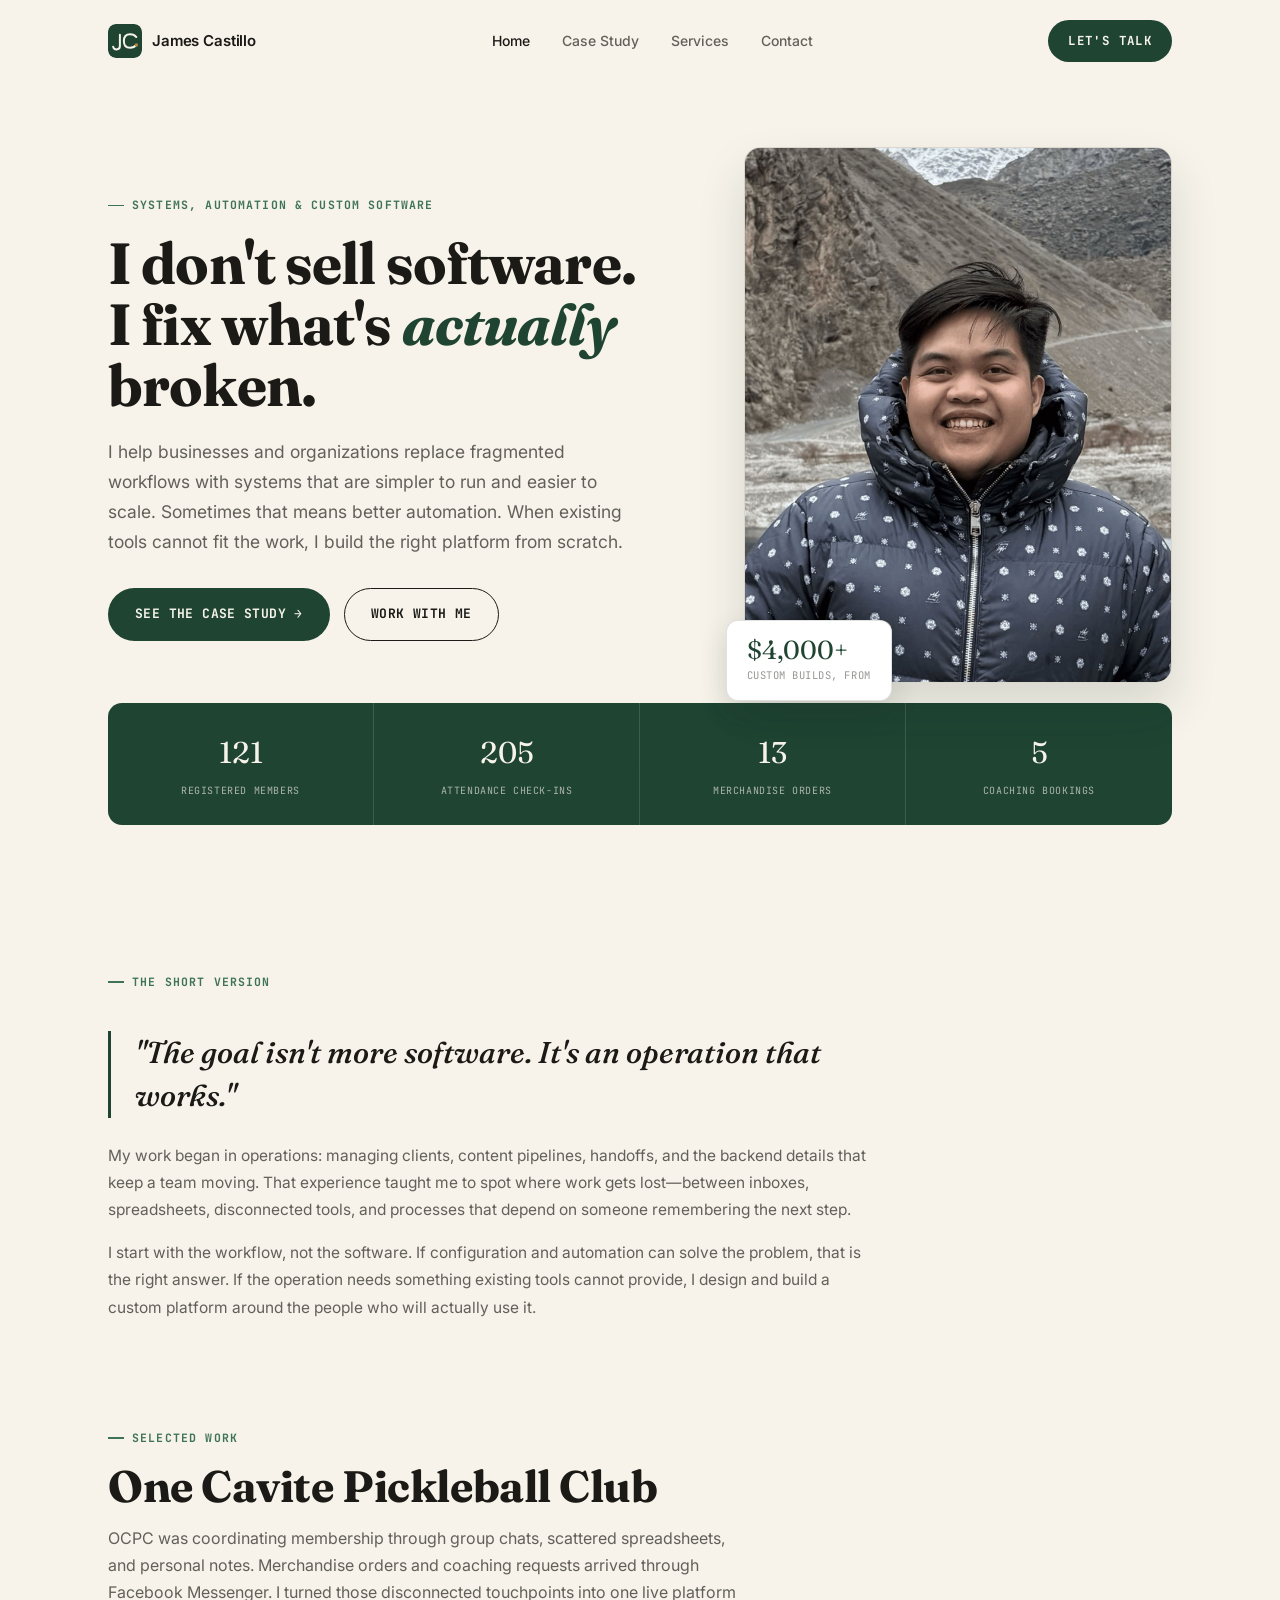
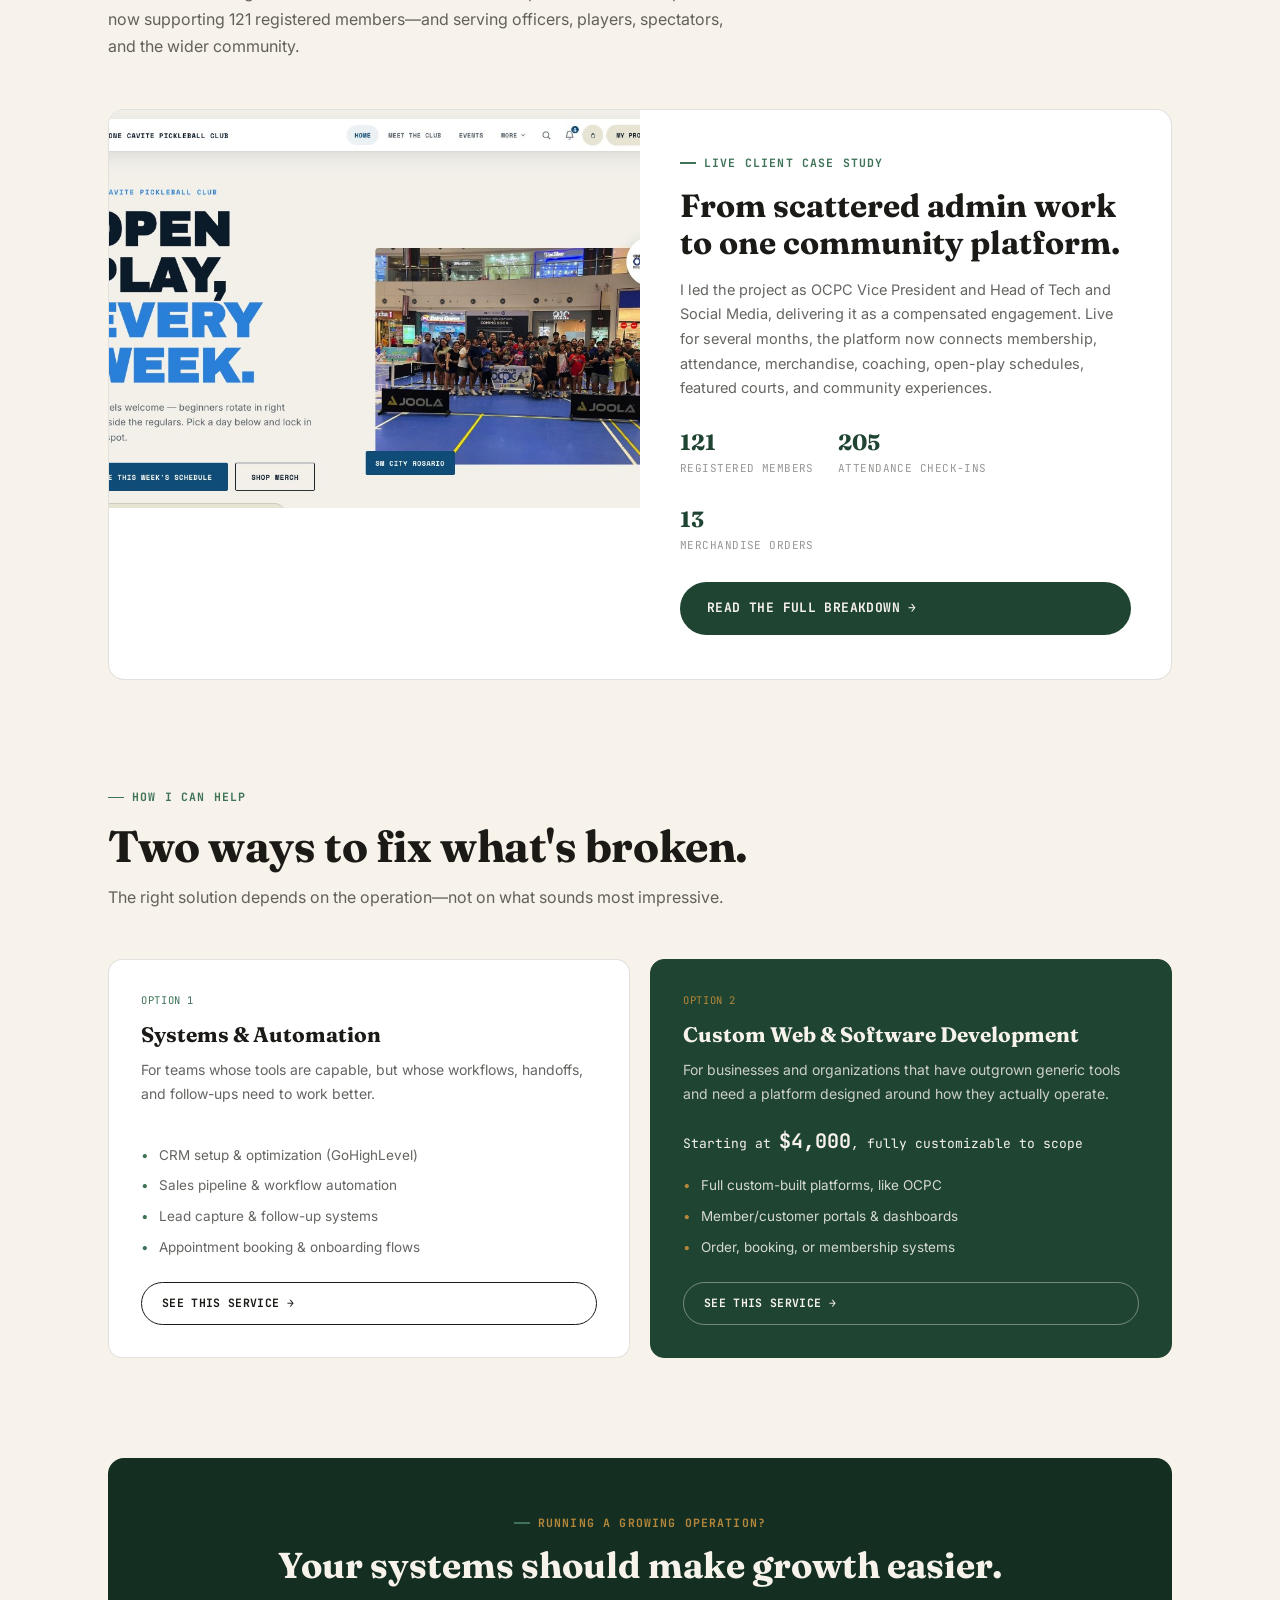
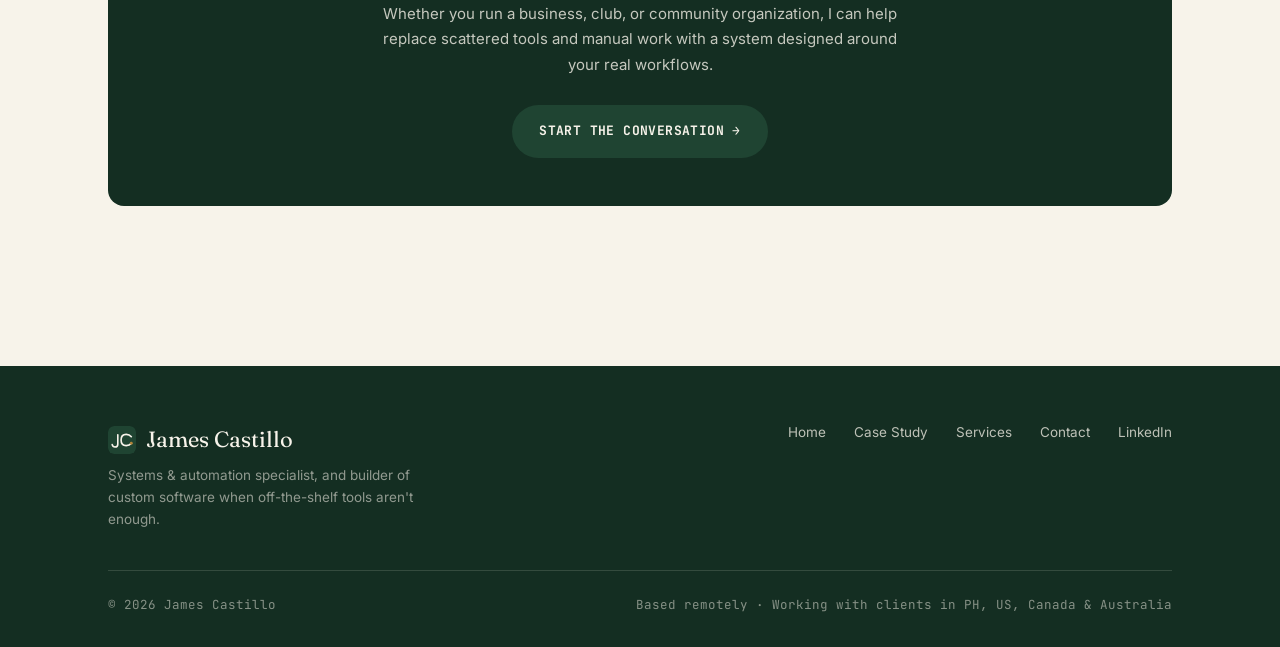
<file: index.html>
<!DOCTYPE html>
<html lang="en">
<head>
<meta charset="UTF-8">
<meta name="viewport" content="width=device-width, initial-scale=1.0">
<title>James Castillo, Systems, Automation &amp; Custom Software</title>
<meta name="description" content="I fix broken business operations, sometimes with better systems, sometimes with custom-built software. See how I built a full club platform for One Cavite Pickleball Club from scratch.">
<link rel="canonical" href="https://www.jeymskastilyo.com/">
<meta property="og:title" content="James Castillo, Systems, Automation & Custom Software">
<meta property="og:description" content="I fix broken business operations, sometimes with better systems, sometimes with custom-built software.">
<meta property="og:type" content="website">
<link rel="icon" type="image/svg+xml" href="assets/logo-mark.svg">
<link rel="icon" type="image/png" sizes="32x32" href="assets/favicon-32.png">
<link rel="apple-touch-icon" href="assets/apple-touch-icon.png">
<link rel="stylesheet" href="styles.css">
<style>
  .hero{ padding:64px 0 40px; }
  .hero-grid{ display:grid; grid-template-columns:1.15fr 0.85fr; gap:56px; align-items:center; }
  .hero h1{
    font-size:clamp(36px, 5vw, 58px); letter-spacing:-0.015em; line-height:1.05;
    margin:18px 0 22px;
  }
  .hero h1 em{ font-style:italic; color:var(--forest); }
  .hero p.lede{ font-size:17.5px; color:var(--ink-soft); line-height:1.7; max-width:520px; margin-bottom:32px; }
  .hero-actions{ display:flex; gap:14px; flex-wrap:wrap; }
  .hero-photo-wrap{ position:relative; }
  .hero-photo{
    border-radius:16px; overflow:hidden; aspect-ratio:4/5;
    border:1px solid var(--line); box-shadow:0 24px 48px rgba(20,46,34,0.14);
  }
  .hero-photo img{ width:100%; height:100%; object-fit:cover; }
  .hero-badge{
    position:absolute; bottom:-18px; left:-18px;
    background:var(--card); border:1px solid var(--line); border-radius:12px;
    padding:16px 20px; box-shadow:0 12px 28px rgba(20,46,34,0.14);
    max-width:210px;
  }
  .hero-badge .n{ font-family:var(--font-display); font-size:26px; color:var(--forest); line-height:1; }
  .hero-badge .l{ font-family:var(--font-mono); font-size:10.5px; letter-spacing:0.05em; text-transform:uppercase; color:var(--ink-faint); margin-top:4px; }




  @media (max-width:900px){
    .hero-grid{ grid-template-columns:1fr; }
    .hero-photo-wrap{ max-width:320px; margin:0 auto; }
  }




  /* stat strip */
  .stat-strip{
    display:grid; grid-template-columns:repeat(4,1fr);
    background:var(--forest); color:var(--paper);
    border-radius:14px; overflow:hidden; margin-top:20px;
  }
  .stat-strip .stat{ padding:26px 20px; text-align:center; border-right:1px solid rgba(247,243,234,0.14); }
  .stat-strip .stat:last-child{ border-right:none; }
  .stat-strip .num{ font-family:var(--font-display); font-size:30px; color:var(--paper); }
  .stat-strip .lbl{ font-family:var(--font-mono); font-size:10px; letter-spacing:0.06em; text-transform:uppercase; color:rgba(247,243,234,0.65); margin-top:6px; }
  @media (max-width:700px){
    .stat-strip{ grid-template-columns:repeat(2,1fr); }
    .stat-strip .stat:nth-child(2){ border-right:none; }
  }




  /* thesis */
  .thesis{ max-width:760px; }
  .thesis blockquote{
    font-family:var(--font-display); font-style:italic; font-weight:500;
    font-size:clamp(22px,3vw,30px); line-height:1.45; color:var(--ink);
    margin:0 0 24px; padding-left:24px; border-left:3px solid var(--forest);
  }
  .thesis p{ font-size:15.5px; color:var(--ink-soft); line-height:1.75; margin-bottom:16px; }
  .thesis p:last-child{ margin-bottom:0; }




  /* services teaser */
  .service-grid{ display:grid; grid-template-columns:1fr 1fr; gap:20px; }
  .service-card{
    background:var(--card); border:1px solid var(--line); border-radius:14px; padding:32px;
    display:flex; flex-direction:column; height:100%;
  }
  .service-card.featured{ background:var(--forest); color:var(--paper); border-color:var(--forest); }
  .service-tag{ font-family:var(--font-mono); font-size:10.5px; letter-spacing:0.06em; text-transform:uppercase; color:var(--forest-light); margin-bottom:14px; }
  .service-card.featured .service-tag{ color:var(--gold); }
  .service-card h3{ font-size:21px; margin-bottom:12px; }
  .service-card p{ font-size:14px; color:var(--ink-soft); line-height:1.7; margin-bottom:20px; flex:1; }
  .service-card.featured p{ color:rgba(247,243,234,0.8); }
  .service-list{ list-style:none; padding:0; margin:0 0 24px; display:flex; flex-direction:column; gap:9px; }
  .service-list li{ font-size:13.5px; color:var(--ink-soft); padding-left:18px; position:relative; }
  .service-card.featured .service-list li{ color:rgba(247,243,234,0.85); }
  .service-list li::before{ content:'\2022'; position:absolute; left:0; color:var(--forest-light); }
  .service-card.featured .service-list li::before{ color:var(--gold); }
  .service-price{ font-family:var(--font-mono); font-size:13px; margin-bottom:18px; }
  .service-price b{ font-size:20px; }




  @media (max-width:780px){ .service-grid{ grid-template-columns:1fr; } }




  /* case study teaser */
  .case-teaser{
    display:grid; grid-template-columns:1fr 1fr; gap:0;
    background:var(--card); border:1px solid var(--line); border-radius:16px; overflow:hidden;
  }
  .case-teaser-img{ aspect-ratio:4/3; overflow:hidden; }
  .case-teaser-img img{ width:100%; height:100%; object-fit:cover; }
  .case-teaser-body{ padding:44px 40px; display:flex; flex-direction:column; justify-content:center; }
  .case-teaser-body .eyebrow{ margin-bottom:16px; }
  .case-teaser-body h3{ font-size:clamp(24px,3vw,32px); margin-bottom:16px; line-height:1.15; }
  .case-teaser-body p{ font-size:14.5px; color:var(--ink-soft); line-height:1.7; margin-bottom:24px; }
  .case-teaser-stats{ display:flex; gap:24px; margin-bottom:28px; flex-wrap:wrap; }
  .case-teaser-stats div{ font-family:var(--font-mono); font-size:11px; color:var(--ink-faint); text-transform:uppercase; letter-spacing:0.04em; }
  .case-teaser-stats b{ display:block; font-family:var(--font-display); font-size:22px; color:var(--forest); letter-spacing:0; text-transform:none; }
  @media (max-width:780px){ .case-teaser{ grid-template-columns:1fr; } .case-teaser-body{ padding:32px 24px; } }




  /* pickleball callout */
  .pb-callout{
    background:var(--forest-deep); color:var(--paper); border-radius:16px;
    padding:48px 44px; text-align:center;
  }
  .pb-callout .eyebrow{ color:var(--gold); }
  .pb-callout h2{ font-size:clamp(26px,3.4vw,36px); margin:14px 0 16px; color:var(--paper); }
  .pb-callout p{ font-size:15px; color:rgba(247,243,234,0.78); max-width:520px; margin:0 auto 28px; line-height:1.7; }
</style>
</head>
<body>




<nav class="site-nav">
  <div class="wrap">
    <a class="nav-brand" href="./">
      <img class="nav-brand-mark" src="assets/logo-mark.svg" alt="James Castillo logo">
      <span class="nav-brand-name">James Castillo</span>
    </a>
    <div class="nav-links">
      <a href="./" class="active">Home</a>
      <a href="case-study/">Case Study</a>
      <a href="services/">Services</a>
      <a href="contact/">Contact</a>
    </div>
    <a class="nav-cta" href="contact/">Let's Talk</a>
    <button class="nav-toggle" aria-label="Toggle menu">☰</button>
  </div>
</nav>




<div class="wrap">
  <div class="hero">
    <div class="hero-grid">
      <div class="reveal">
        <span class="eyebrow">Systems, Automation &amp; Custom Software</span>
        <h1>I don't sell software.<br>I fix what's <em>actually</em> broken.</h1>
        <p class="lede">I help businesses and organizations replace fragmented workflows with systems that are simpler to run and easier to scale. Sometimes that means better automation. When existing tools cannot fit the work, I build the right platform from scratch.</p>
        <div class="hero-actions">
          <a class="btn btn-primary" href="case-study/">See the Case Study →</a>
          <a class="btn btn-ghost" href="contact/">Work With Me</a>
        </div>
      </div>
      <div class="hero-photo-wrap reveal">
        <div class="hero-photo">
          <img src="assets/james-hero.jpg" alt="James Castillo">
        </div>
        <div class="hero-badge">
          <div class="n">$4,000+</div>
          <div class="l">Custom Builds, From</div>
        </div>
      </div>
    </div>




    <div class="stat-strip reveal">
      <div class="stat"><div class="num"><span data-count="121">121</span></div><div class="lbl">Registered Members</div></div>
      <div class="stat"><div class="num"><span data-count="205">205</span></div><div class="lbl">Attendance Check-Ins</div></div>
      <div class="stat"><div class="num"><span data-count="13">13</span></div><div class="lbl">Merchandise Orders</div></div>
      <div class="stat"><div class="num"><span data-count="5">5</span></div><div class="lbl">Coaching Bookings</div></div>
    </div>
  </div>




  <div class="section">
    <div class="thesis reveal">
      <div class="section-head" style="margin-bottom:24px;">
        <span class="eyebrow">The Short Version</span>
      </div>
      <blockquote>"The goal isn't more software. It's an operation that works."</blockquote>
      <p>My work began in operations: managing clients, content pipelines, handoffs, and the backend details that keep a team moving. That experience taught me to spot where work gets lost—between inboxes, spreadsheets, disconnected tools, and processes that depend on someone remembering the next step.</p>
      <p>I start with the workflow, not the software. If configuration and automation can solve the problem, that is the right answer. If the operation needs something existing tools cannot provide, I design and build a custom platform around the people who will actually use it.</p>
    </div>
  </div>




  <div class="section" style="padding-top:0;">
    <div class="section-head reveal">
      <span class="eyebrow">Selected Work</span>
      <h2>One Cavite Pickleball Club</h2>
      <p>OCPC was coordinating membership through group chats, scattered spreadsheets, and personal notes. Merchandise orders and coaching requests arrived through Facebook Messenger. I turned those disconnected touchpoints into one live platform now supporting 121 registered members—and serving officers, players, spectators, and the wider community.</p>
    </div>
    <div class="case-teaser reveal">
      <div class="case-teaser-img">
        <img src="assets/screenshots/home_hero.jpg" alt="One Cavite Pickleball Club homepage">
      </div>
      <div class="case-teaser-body">
        <span class="eyebrow">Live Client Case Study</span>
        <h3>From scattered admin work to one community platform.</h3>
        <p>I led the project as OCPC Vice President and Head of Tech and Social Media, delivering it as a compensated engagement. Live for several months, the platform now connects membership, attendance, merchandise, coaching, open-play schedules, featured courts, and community experiences.</p>
        <div class="case-teaser-stats">
          <div><b>121</b>Registered Members</div>
          <div><b>205</b>Attendance Check-Ins</div>
          <div><b>13</b>Merchandise Orders</div>
        </div>
        <a class="btn btn-primary" href="case-study/">Read the Full Breakdown →</a>
      </div>
    </div>
  </div>




  <div class="section" style="padding-top:0;">
    <div class="section-head reveal">
      <span class="eyebrow">How I Can Help</span>
      <h2>Two ways to fix what's broken.</h2>
      <p>The right solution depends on the operation—not on what sounds most impressive.</p>
    </div>
    <div class="service-grid reveal">
      <div class="service-card">
        <div class="service-tag">Option 1</div>
        <h3>Systems &amp; Automation</h3>
        <p>For teams whose tools are capable, but whose workflows, handoffs, and follow-ups need to work better.</p>
        <ul class="service-list">
          <li>CRM setup &amp; optimization (GoHighLevel)</li>
          <li>Sales pipeline &amp; workflow automation</li>
          <li>Lead capture &amp; follow-up systems</li>
          <li>Appointment booking &amp; onboarding flows</li>
        </ul>
        <a class="btn btn-ghost btn-sm" href="services/">See This Service →</a>
      </div>
      <div class="service-card featured">
        <div class="service-tag">Option 2</div>
        <h3>Custom Web &amp; Software Development</h3>
        <p>For businesses and organizations that have outgrown generic tools and need a platform designed around how they actually operate.</p>
        <div class="service-price">Starting at <b>$4,000</b>, fully customizable to scope</div>
        <ul class="service-list">
          <li>Full custom-built platforms, like OCPC</li>
          <li>Member/customer portals &amp; dashboards</li>
          <li>Order, booking, or membership systems</li>
        </ul>
        <a class="btn btn-ghost-light btn-sm" href="services/">See This Service →</a>
      </div>
    </div>
  </div>




  <div class="section" style="padding-top:0;">
    <div class="pb-callout reveal">
      <span class="eyebrow">Running a Growing Operation?</span>
      <h2>Your systems should make growth easier.</h2>
      <p>Whether you run a business, club, or community organization, I can help replace scattered tools and manual work with a system designed around your real workflows.</p>
      <a class="btn btn-primary" href="contact/">Start the Conversation →</a>
    </div>
  </div>
</div>




<footer>
  <div class="wrap">
    <div class="foot-top">
      <div>
        <div class="foot-brand-row"><img class="foot-mark" src="assets/logo-mark.svg" alt=""><div class="foot-brand">James Castillo</div></div>
        <div class="foot-brand-sub">Systems &amp; automation specialist, and builder of custom software when off-the-shelf tools aren't enough.</div>
      </div>
      <div class="foot-links">
        <a href="./">Home</a>
        <a href="case-study/">Case Study</a>
        <a href="services/">Services</a>
        <a href="contact/">Contact</a>
        <a href="https://www.linkedin.com/in/jeymskastilyo/" target="_blank" rel="noopener">LinkedIn</a>
      </div>
    </div>
    <div class="foot-bottom">
      <span>© 2026 James Castillo</span>
      <span>Based remotely · Working with clients in PH, US, Canada &amp; Australia</span>
    </div>
  </div>
</footer>




<script src="script.js"></script>
</body>
</html>
</file>
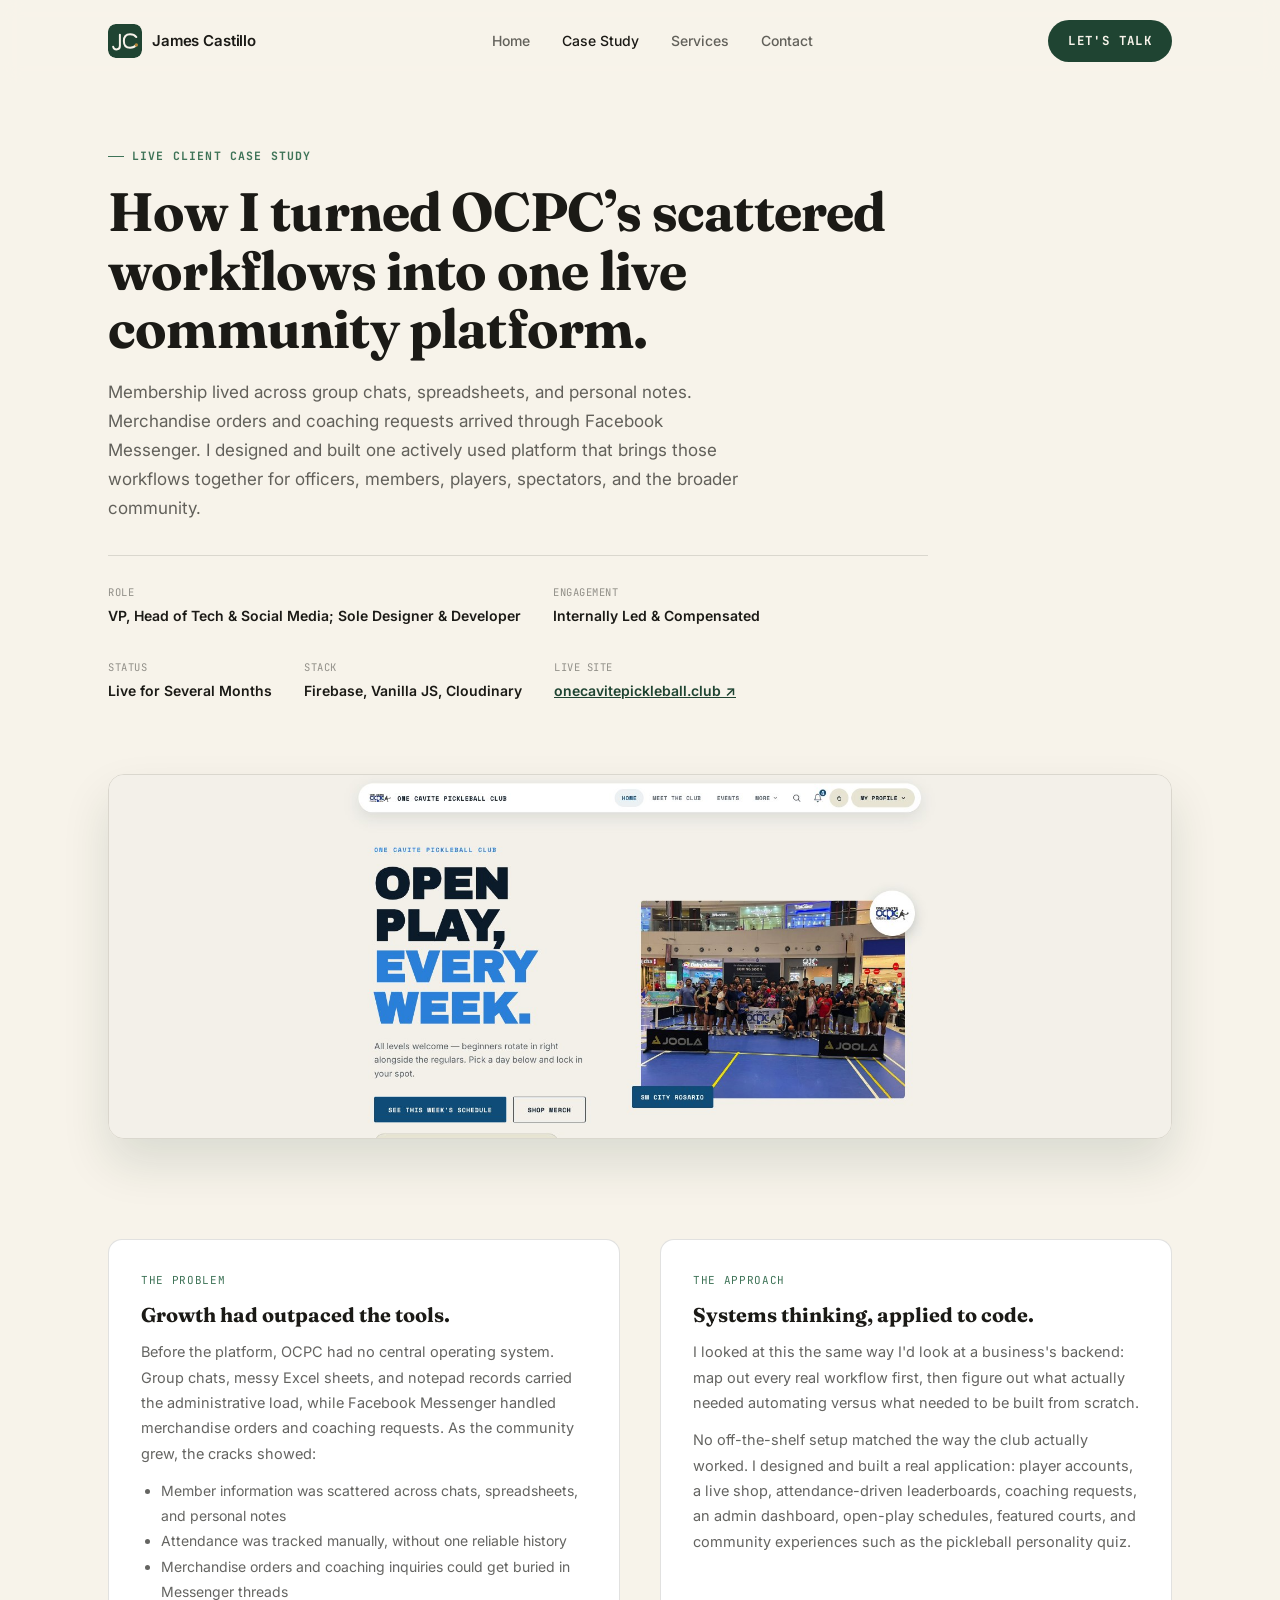
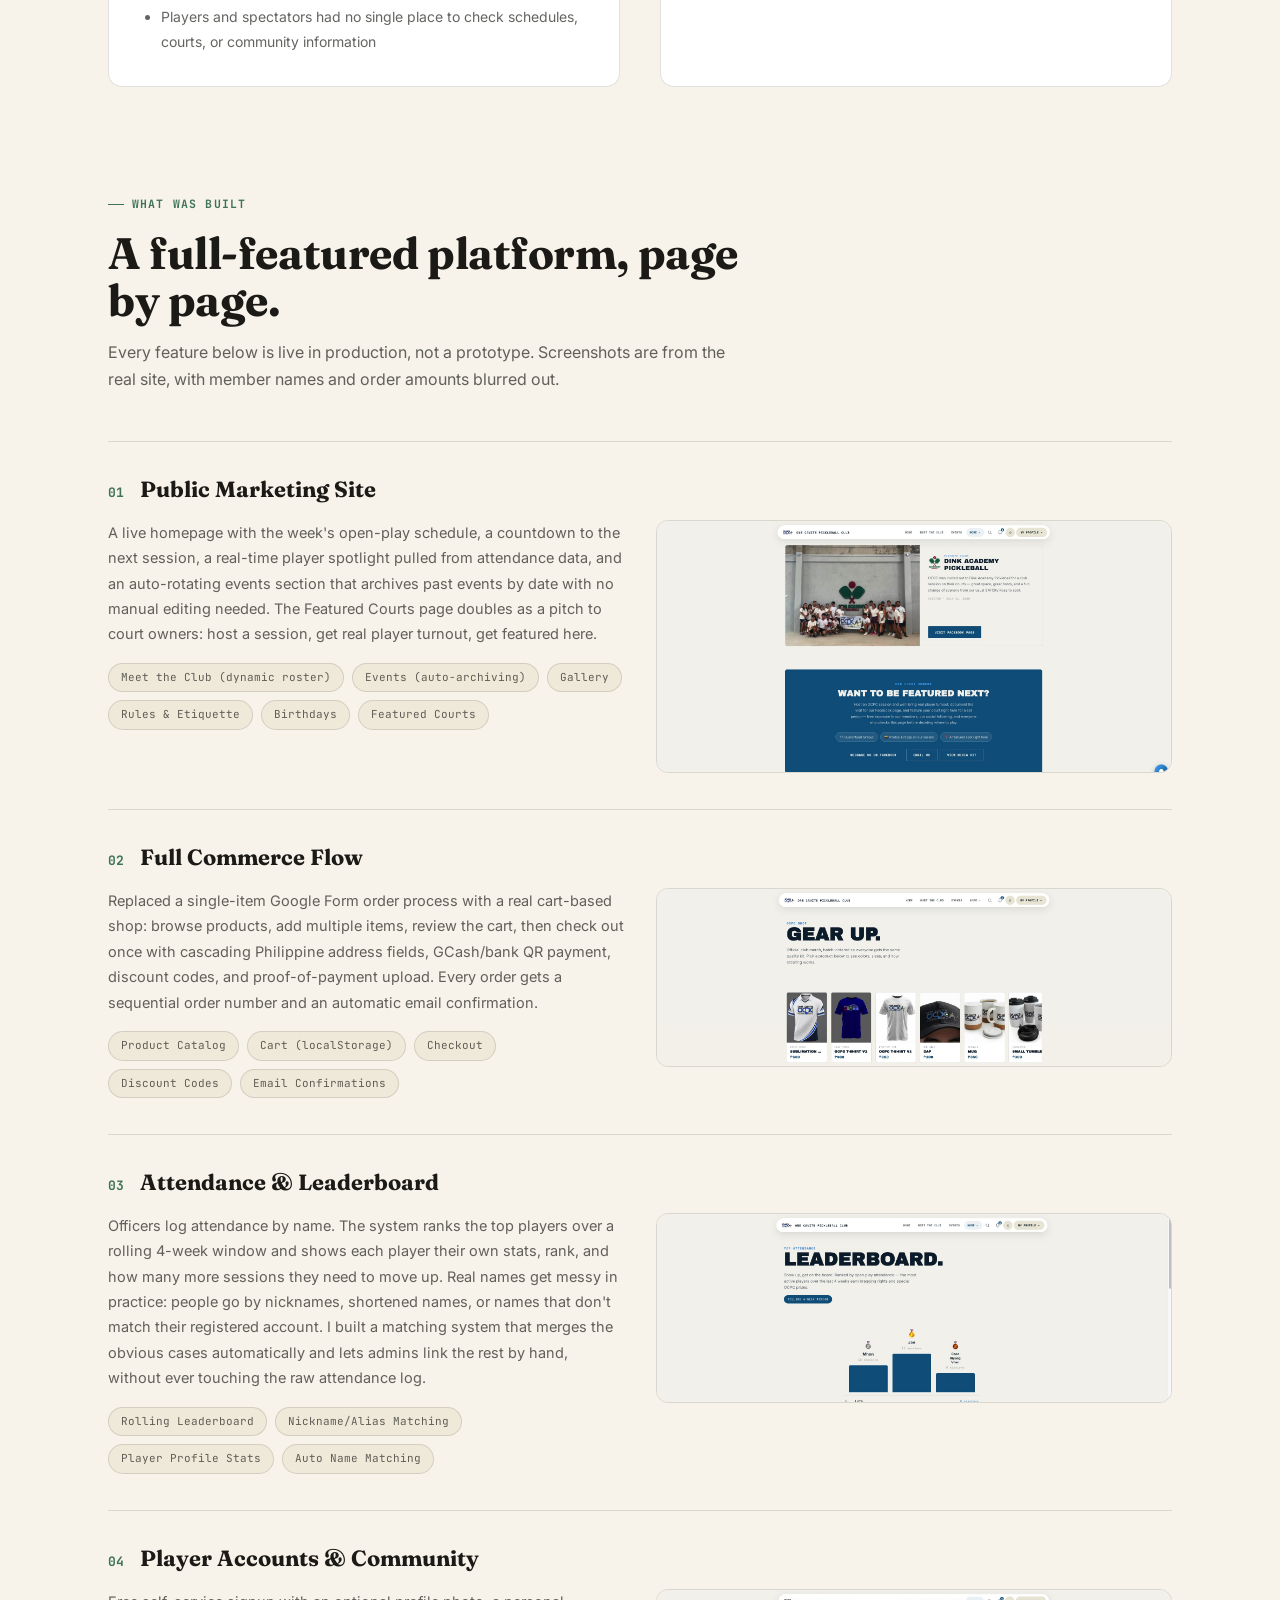
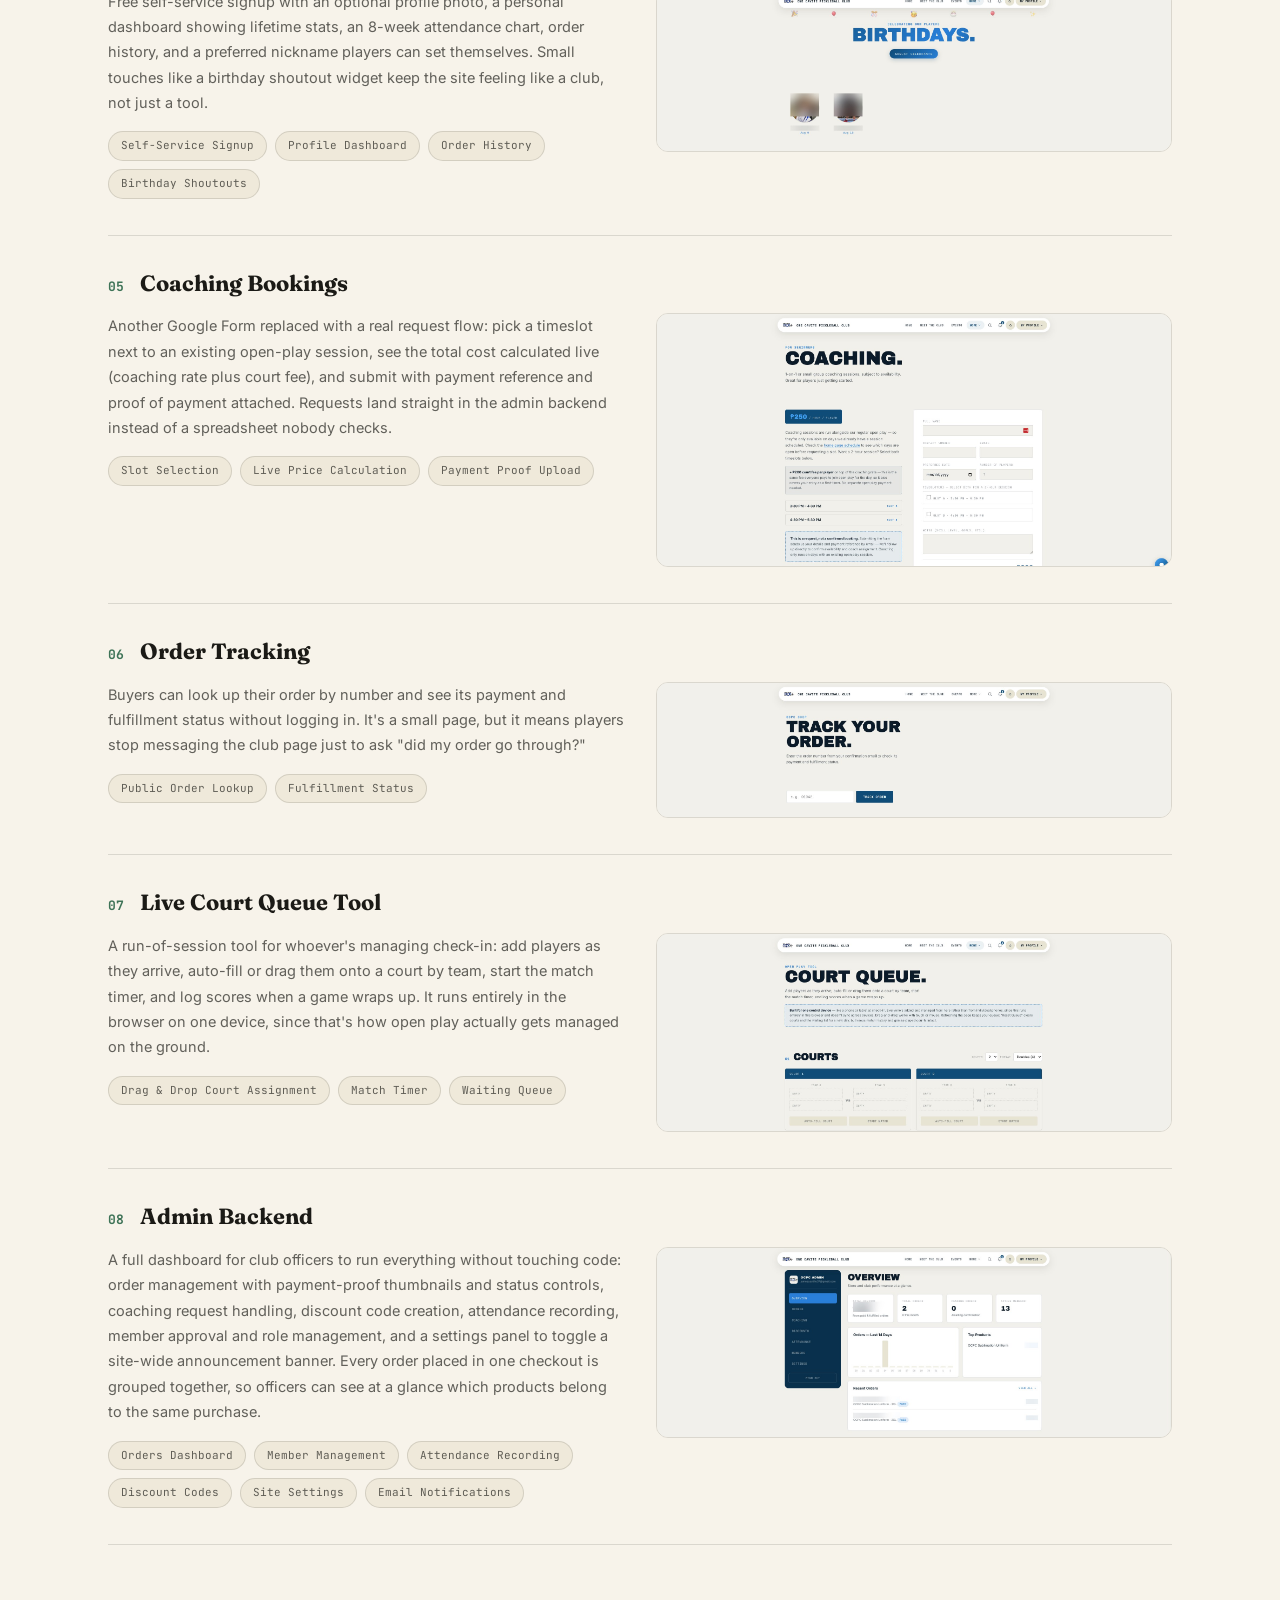
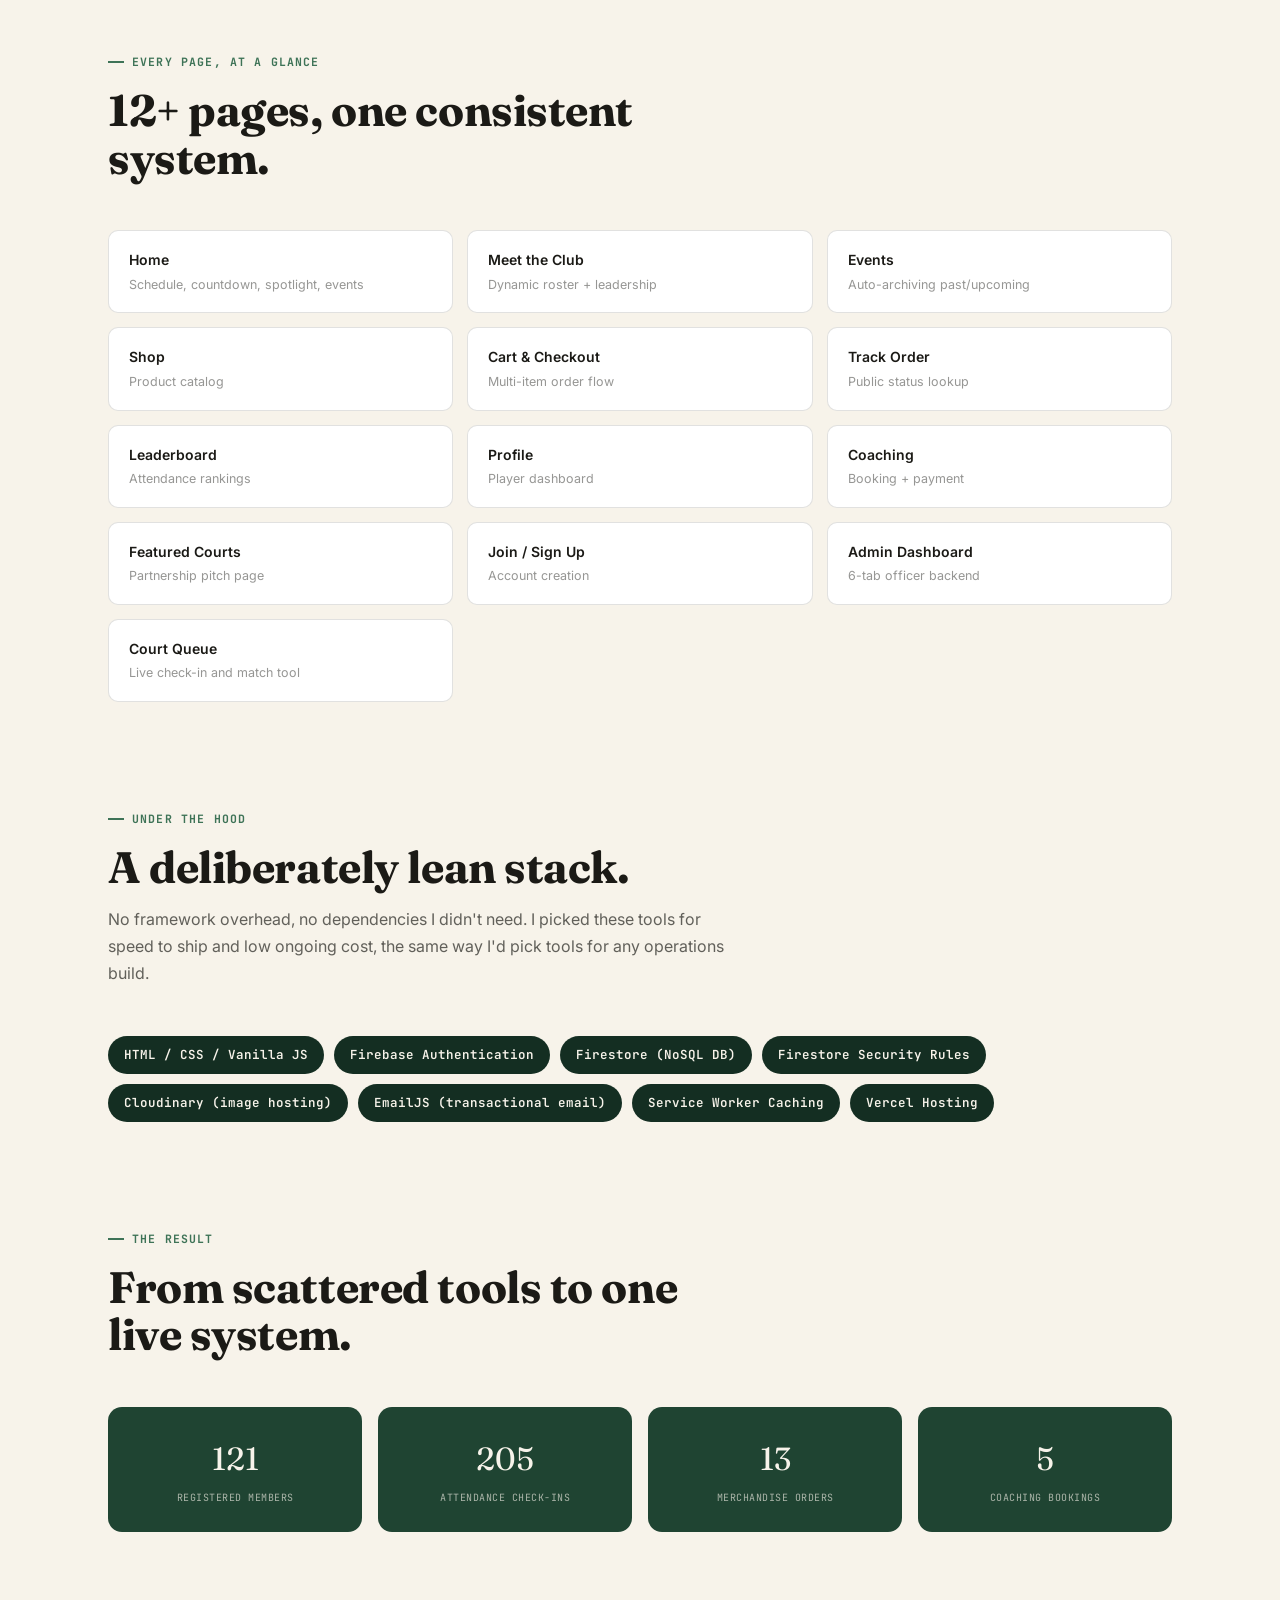
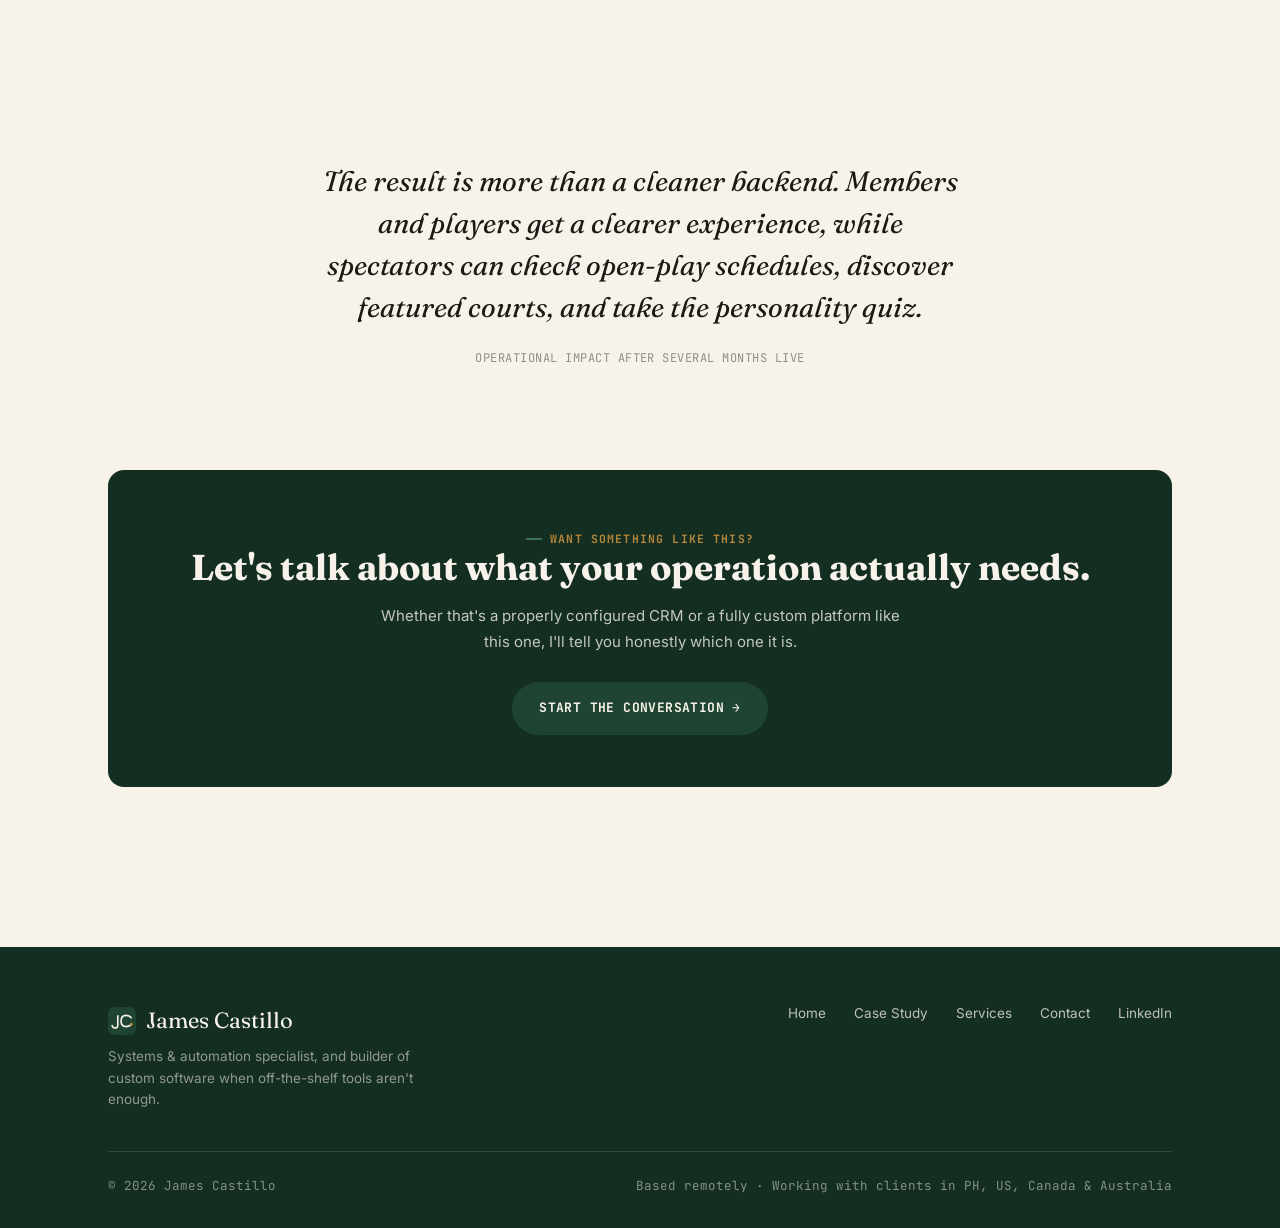
<file: case-study/index.html>
<!DOCTYPE html>
<html lang="en">
<head>
<meta charset="UTF-8">
<meta name="viewport" content="width=device-width, initial-scale=1.0">
<title>Case Study: One Cavite Pickleball Club, James Castillo</title>
<meta name="description" content="A full breakdown of how I designed and built a complete club management platform for One Cavite Pickleball Club, page by page.">
<link rel="canonical" href="https://www.jeymskastilyo.com/case-study/">
<link rel="icon" type="image/svg+xml" href="../assets/logo-mark.svg">
<link rel="icon" type="image/png" sizes="32x32" href="../assets/favicon-32.png">
<link rel="apple-touch-icon" href="../assets/apple-touch-icon.png">
<link rel="stylesheet" href="../styles.css">
<style>
  .cs-hero{ padding:56px 0 40px; max-width:820px; }
  .cs-hero .eyebrow{ margin-bottom:18px; }
  .cs-hero h1{ font-size:clamp(34px,5vw,54px); letter-spacing:-0.015em; line-height:1.08; margin-bottom:20px; }
  .cs-hero p.lede{ font-size:17px; color:var(--ink-soft); line-height:1.7; max-width:640px; }
  .cs-meta-row{ display:flex; gap:32px; flex-wrap:wrap; margin-top:32px; padding-top:28px; border-top:1px solid var(--line); }
  .cs-meta-row div{ font-family:var(--font-mono); font-size:10.5px; letter-spacing:0.05em; text-transform:uppercase; color:var(--ink-faint); }
  .cs-meta-row b{ display:block; font-family:var(--font-body); font-size:14px; font-weight:600; color:var(--ink); text-transform:none; letter-spacing:0; margin-top:4px; }




  .cs-hero-img{ border-radius:16px; overflow:hidden; border:1px solid var(--line); margin:32px 0 0; box-shadow:0 24px 48px rgba(20,46,34,0.12); }
  .cs-hero-img img{ width:100%; display:block; }




  /* two-col problem/approach */
  .cs-split{ display:grid; grid-template-columns:1fr 1fr; gap:40px; }
  .cs-split-card{ background:var(--card); border:1px solid var(--line); border-radius:14px; padding:32px; }
  .cs-split-card .tag{ font-family:var(--font-mono); font-size:11px; letter-spacing:0.06em; text-transform:uppercase; color:var(--forest-light); margin-bottom:14px; }
  .cs-split-card h3{ font-size:20px; margin-bottom:14px; }
  .cs-split-card p{ font-size:14.5px; color:var(--ink-soft); line-height:1.75; margin-bottom:12px; }
  .cs-split-card ul{ margin:0; padding-left:20px; }
  .cs-split-card li{ font-size:14px; color:var(--ink-soft); line-height:1.8; }
  @media (max-width:800px){ .cs-split{ grid-template-columns:1fr; } }




  /* feature breakdown accordion-ish list */
  .feature-block{ border-top:1.5px solid var(--line); padding:36px 0; }
  .feature-block:last-child{ border-bottom:1.5px solid var(--line); }
  .feature-block-head{ display:flex; align-items:baseline; gap:16px; margin-bottom:16px; flex-wrap:wrap; }
  .feature-num{ font-family:var(--font-mono); font-size:13px; color:var(--forest-light); font-weight:700; }
  .feature-block h3{ font-size:22px; }
  .feature-block-grid{ display:grid; grid-template-columns:1fr 1fr; gap:32px; margin-top:8px; }
  .feature-block p.desc{ font-size:14.5px; color:var(--ink-soft); line-height:1.75; margin-bottom:16px; }
  .feature-tags{ display:flex; flex-wrap:wrap; gap:8px; }
  .feature-tag{
    font-family:var(--font-mono); font-size:11px; padding:5px 12px; border-radius:100px;
    background:var(--paper-dim); color:var(--ink-soft); border:1px solid var(--line);
  }
  .feature-img{ border-radius:12px; overflow:hidden; border:1px solid var(--line); align-self:start; }
  @media (max-width:800px){ .feature-block-grid{ grid-template-columns:1fr; } .feature-img{ order:-1; } }




  /* page list */
  .page-list{ display:grid; grid-template-columns:repeat(3,1fr); gap:14px; }
  .page-item{ background:var(--card); border:1px solid var(--line); border-radius:10px; padding:18px 20px; }
  .page-item .name{ font-weight:600; font-size:14px; margin-bottom:4px; }
  .page-item .desc{ font-size:12.5px; color:var(--ink-faint); line-height:1.5; }
  @media (max-width:800px){ .page-list{ grid-template-columns:1fr 1fr; } }
  @media (max-width:520px){ .page-list{ grid-template-columns:1fr; } }




  /* stack */
  .stack-row{ display:flex; flex-wrap:wrap; gap:10px; }
  .stack-chip{
    font-family:var(--font-mono); font-size:12.5px; font-weight:600;
    padding:9px 16px; border-radius:100px; background:var(--forest-deep); color:var(--paper);
  }




  /* results */
  .result-grid{ display:grid; grid-template-columns:repeat(4,1fr); gap:16px; }
  .result-card{ background:var(--forest); color:var(--paper); border-radius:14px; padding:26px 20px; text-align:center; }
  .result-card .n{ font-family:var(--font-display); font-size:32px; }
  .result-card .l{ font-family:var(--font-mono); font-size:10px; letter-spacing:0.05em; text-transform:uppercase; color:rgba(247,243,234,0.65); margin-top:6px; }
  @media (max-width:800px){ .result-grid{ grid-template-columns:1fr 1fr; } }




  .quote-block{
    max-width:720px; margin:0 auto; text-align:center;
  }
  .quote-block blockquote{
    font-family:var(--font-display); font-style:italic; font-size:clamp(20px,2.6vw,28px);
    line-height:1.5; color:var(--ink); margin-bottom:16px;
  }
  .quote-block cite{ font-family:var(--font-mono); font-size:12px; letter-spacing:0.04em; text-transform:uppercase; color:var(--ink-faint); font-style:normal; }




  .cta-final{ background:var(--forest-deep); color:var(--paper); border-radius:16px; padding:52px 44px; text-align:center; }
  .cta-final h2{ font-size:clamp(26px,3.4vw,36px); color:var(--paper); margin-bottom:16px; }
  .cta-final p{ font-size:15px; color:rgba(247,243,234,0.78); max-width:520px; margin:0 auto 28px; line-height:1.7; }
</style>
</head>
<body>




<nav class="site-nav">
  <div class="wrap">
    <a class="nav-brand" href="../">
      <img class="nav-brand-mark" src="../assets/logo-mark.svg" alt="James Castillo logo">
      <span class="nav-brand-name">James Castillo</span>
    </a>
    <div class="nav-links">
      <a href="../">Home</a>
      <a href="../case-study/" class="active">Case Study</a>
      <a href="../services/">Services</a>
      <a href="../contact/">Contact</a>
    </div>
    <a class="nav-cta" href="../contact/">Let's Talk</a>
    <button class="nav-toggle" aria-label="Toggle menu">☰</button>
  </div>
</nav>




<div class="wrap">




  <div class="cs-hero reveal">
    <span class="eyebrow">Live Client Case Study</span>
    <h1>How I turned OCPC’s scattered workflows into one live community platform.</h1>
    <p class="lede">Membership lived across group chats, spreadsheets, and personal notes. Merchandise orders and coaching requests arrived through Facebook Messenger. I designed and built one actively used platform that brings those workflows together for officers, members, players, spectators, and the broader community.</p>




    <div class="cs-meta-row">
      <div>Role<b>VP, Head of Tech &amp; Social Media; Sole Designer &amp; Developer</b></div>
      <div>Engagement<b>Internally Led &amp; Compensated</b></div>
      <div>Status<b>Live for Several Months</b></div>
      <div>Stack<b>Firebase, Vanilla JS, Cloudinary</b></div>
      <div>Live Site<b><a href="https://www.onecavitepickleball.club" target="_blank" rel="noopener" style="color:var(--forest); text-decoration:underline;">onecavitepickleball.club ↗</a></b></div>
    </div>
  </div>




  <div class="cs-hero-img reveal">
    <img src="../assets/screenshots/home_hero.jpg" alt="One Cavite Pickleball Club homepage">
  </div>




  <div class="section">
    <div class="cs-split reveal">
      <div class="cs-split-card">
        <div class="tag">The Problem</div>
        <h3>Growth had outpaced the tools.</h3>
        <p>Before the platform, OCPC had no central operating system. Group chats, messy Excel sheets, and notepad records carried the administrative load, while Facebook Messenger handled merchandise orders and coaching requests. As the community grew, the cracks showed:</p>
        <ul>
          <li>Member information was scattered across chats, spreadsheets, and personal notes</li>
          <li>Attendance was tracked manually, without one reliable history</li>
          <li>Merchandise orders and coaching inquiries could get buried in Messenger threads</li>
          <li>Players and spectators had no single place to check schedules, courts, or community information</li>
        </ul>
      </div>
      <div class="cs-split-card">
        <div class="tag">The Approach</div>
        <h3>Systems thinking, applied to code.</h3>
        <p>I looked at this the same way I'd look at a business's backend: map out every real workflow first, then figure out what actually needed automating versus what needed to be built from scratch.</p>
        <p>No off-the-shelf setup matched the way the club actually worked. I designed and built a real application: player accounts, a live shop, attendance-driven leaderboards, coaching requests, an admin dashboard, open-play schedules, featured courts, and community experiences such as the pickleball personality quiz.</p>
      </div>
    </div>
  </div>




  <div class="section" style="padding-top:0;">
    <div class="section-head reveal">
      <span class="eyebrow">What Was Built</span>
      <h2>A full-featured platform, page by page.</h2>
      <p>Every feature below is live in production, not a prototype. Screenshots are from the real site, with member names and order amounts blurred out.</p>
    </div>




    <div class="feature-block reveal">
      <div class="feature-block-head">
        <span class="feature-num">01</span>
        <h3>Public Marketing Site</h3>
      </div>
      <div class="feature-block-grid">
        <div>
          <p class="desc">A live homepage with the week's open-play schedule, a countdown to the next session, a real-time player spotlight pulled from attendance data, and an auto-rotating events section that archives past events by date with no manual editing needed. The Featured Courts page doubles as a pitch to court owners: host a session, get real player turnout, get featured here.</p>
          <div class="feature-tags">
            <span class="feature-tag">Meet the Club (dynamic roster)</span>
            <span class="feature-tag">Events (auto-archiving)</span>
            <span class="feature-tag">Gallery</span>
            <span class="feature-tag">Rules &amp; Etiquette</span>
            <span class="feature-tag">Birthdays</span>
            <span class="feature-tag">Featured Courts</span>
          </div>
        </div>
        <div class="feature-img">
          <img src="../assets/screenshots/featured_courts.jpg" alt="OCPC Featured Courts page with court owner partnership pitch">
        </div>
      </div>
    </div>




    <div class="feature-block reveal">
      <div class="feature-block-head">
        <span class="feature-num">02</span>
        <h3>Full Commerce Flow</h3>
      </div>
      <div class="feature-block-grid">
        <div>
          <p class="desc">Replaced a single-item Google Form order process with a real cart-based shop: browse products, add multiple items, review the cart, then check out once with cascading Philippine address fields, GCash/bank QR payment, discount codes, and proof-of-payment upload. Every order gets a sequential order number and an automatic email confirmation.</p>
          <div class="feature-tags">
            <span class="feature-tag">Product Catalog</span>
            <span class="feature-tag">Cart (localStorage)</span>
            <span class="feature-tag">Checkout</span>
            <span class="feature-tag">Discount Codes</span>
            <span class="feature-tag">Email Confirmations</span>
          </div>
        </div>
        <div class="feature-img">
          <img src="../assets/screenshots/gear_up.jpg" alt="OCPC merch shop catalog">
        </div>
      </div>
    </div>




    <div class="feature-block reveal">
      <div class="feature-block-head">
        <span class="feature-num">03</span>
        <h3>Attendance &amp; Leaderboard</h3>
      </div>
      <div class="feature-block-grid">
        <div>
          <p class="desc">Officers log attendance by name. The system ranks the top players over a rolling 4-week window and shows each player their own stats, rank, and how many more sessions they need to move up. Real names get messy in practice: people go by nicknames, shortened names, or names that don't match their registered account. I built a matching system that merges the obvious cases automatically and lets admins link the rest by hand, without ever touching the raw attendance log.</p>
          <div class="feature-tags">
            <span class="feature-tag">Rolling Leaderboard</span>
            <span class="feature-tag">Nickname/Alias Matching</span>
            <span class="feature-tag">Player Profile Stats</span>
            <span class="feature-tag">Auto Name Matching</span>
          </div>
        </div>
        <div class="feature-img">
          <img src="../assets/screenshots/leaderboard.jpg" alt="OCPC leaderboard podium">
        </div>
      </div>
    </div>




    <div class="feature-block reveal">
      <div class="feature-block-head">
        <span class="feature-num">04</span>
        <h3>Player Accounts &amp; Community</h3>
      </div>
      <div class="feature-block-grid">
        <div>
          <p class="desc">Free self-service signup with an optional profile photo, a personal dashboard showing lifetime stats, an 8-week attendance chart, order history, and a preferred nickname players can set themselves. Small touches like a birthday shoutout widget keep the site feeling like a club, not just a tool.</p>
          <div class="feature-tags">
            <span class="feature-tag">Self-Service Signup</span>
            <span class="feature-tag">Profile Dashboard</span>
            <span class="feature-tag">Order History</span>
            <span class="feature-tag">Birthday Shoutouts</span>
          </div>
        </div>
        <div class="feature-img">
          <img src="../assets/screenshots/birthdays.jpg" alt="OCPC birthday shoutout widget, names and photos blurred">
        </div>
      </div>
    </div>




    <div class="feature-block reveal">
      <div class="feature-block-head">
        <span class="feature-num">05</span>
        <h3>Coaching Bookings</h3>
      </div>
      <div class="feature-block-grid">
        <div>
          <p class="desc">Another Google Form replaced with a real request flow: pick a timeslot next to an existing open-play session, see the total cost calculated live (coaching rate plus court fee), and submit with payment reference and proof of payment attached. Requests land straight in the admin backend instead of a spreadsheet nobody checks.</p>
          <div class="feature-tags">
            <span class="feature-tag">Slot Selection</span>
            <span class="feature-tag">Live Price Calculation</span>
            <span class="feature-tag">Payment Proof Upload</span>
          </div>
        </div>
        <div class="feature-img">
          <img src="../assets/screenshots/coaching.jpg" alt="OCPC coaching booking page">
        </div>
      </div>
    </div>




    <div class="feature-block reveal">
      <div class="feature-block-head">
        <span class="feature-num">06</span>
        <h3>Order Tracking</h3>
      </div>
      <div class="feature-block-grid">
        <div>
          <p class="desc">Buyers can look up their order by number and see its payment and fulfillment status without logging in. It's a small page, but it means players stop messaging the club page just to ask "did my order go through?"</p>
          <div class="feature-tags">
            <span class="feature-tag">Public Order Lookup</span>
            <span class="feature-tag">Fulfillment Status</span>
          </div>
        </div>
        <div class="feature-img">
          <img src="../assets/screenshots/track_order.jpg" alt="OCPC public order tracking page">
        </div>
      </div>
    </div>




    <div class="feature-block reveal">
      <div class="feature-block-head">
        <span class="feature-num">07</span>
        <h3>Live Court Queue Tool</h3>
      </div>
      <div class="feature-block-grid">
        <div>
          <p class="desc">A run-of-session tool for whoever's managing check-in: add players as they arrive, auto-fill or drag them onto a court by team, start the match timer, and log scores when a game wraps up. It runs entirely in the browser on one device, since that's how open play actually gets managed on the ground.</p>
          <div class="feature-tags">
            <span class="feature-tag">Drag &amp; Drop Court Assignment</span>
            <span class="feature-tag">Match Timer</span>
            <span class="feature-tag">Waiting Queue</span>
          </div>
        </div>
        <div class="feature-img">
          <img src="../assets/screenshots/court_queue.jpg" alt="OCPC court queue tool">
        </div>
      </div>
    </div>




    <div class="feature-block reveal">
      <div class="feature-block-head">
        <span class="feature-num">08</span>
        <h3>Admin Backend</h3>
      </div>
      <div class="feature-block-grid">
        <div>
          <p class="desc">A full dashboard for club officers to run everything without touching code: order management with payment-proof thumbnails and status controls, coaching request handling, discount code creation, attendance recording, member approval and role management, and a settings panel to toggle a site-wide announcement banner. Every order placed in one checkout is grouped together, so officers can see at a glance which products belong to the same purchase.</p>
          <div class="feature-tags">
            <span class="feature-tag">Orders Dashboard</span>
            <span class="feature-tag">Member Management</span>
            <span class="feature-tag">Attendance Recording</span>
            <span class="feature-tag">Discount Codes</span>
            <span class="feature-tag">Site Settings</span>
            <span class="feature-tag">Email Notifications</span>
          </div>
        </div>
        <div class="feature-img">
          <img src="../assets/screenshots/admin_overview.jpg" alt="OCPC admin dashboard overview, revenue and customer names blurred">
        </div>
      </div>
    </div>
  </div>




  <div class="section" style="padding-top:0;">
    <div class="section-head reveal">
      <span class="eyebrow">Every Page, At a Glance</span>
      <h2>12+ pages, one consistent system.</h2>
    </div>
    <div class="page-list reveal">
      <div class="page-item"><div class="name">Home</div><div class="desc">Schedule, countdown, spotlight, events</div></div>
      <div class="page-item"><div class="name">Meet the Club</div><div class="desc">Dynamic roster + leadership</div></div>
      <div class="page-item"><div class="name">Events</div><div class="desc">Auto-archiving past/upcoming</div></div>
      <div class="page-item"><div class="name">Shop</div><div class="desc">Product catalog</div></div>
      <div class="page-item"><div class="name">Cart &amp; Checkout</div><div class="desc">Multi-item order flow</div></div>
      <div class="page-item"><div class="name">Track Order</div><div class="desc">Public status lookup</div></div>
      <div class="page-item"><div class="name">Leaderboard</div><div class="desc">Attendance rankings</div></div>
      <div class="page-item"><div class="name">Profile</div><div class="desc">Player dashboard</div></div>
      <div class="page-item"><div class="name">Coaching</div><div class="desc">Booking + payment</div></div>
      <div class="page-item"><div class="name">Featured Courts</div><div class="desc">Partnership pitch page</div></div>
      <div class="page-item"><div class="name">Join / Sign Up</div><div class="desc">Account creation</div></div>
      <div class="page-item"><div class="name">Admin Dashboard</div><div class="desc">6-tab officer backend</div></div>
      <div class="page-item"><div class="name">Court Queue</div><div class="desc">Live check-in and match tool</div></div>
    </div>
  </div>




  <div class="section" style="padding-top:0;">
    <div class="section-head reveal">
      <span class="eyebrow">Under the Hood</span>
      <h2>A deliberately lean stack.</h2>
      <p>No framework overhead, no dependencies I didn't need. I picked these tools for speed to ship and low ongoing cost, the same way I'd pick tools for any operations build.</p>
    </div>
    <div class="stack-row reveal">
      <span class="stack-chip">HTML / CSS / Vanilla JS</span>
      <span class="stack-chip">Firebase Authentication</span>
      <span class="stack-chip">Firestore (NoSQL DB)</span>
      <span class="stack-chip">Firestore Security Rules</span>
      <span class="stack-chip">Cloudinary (image hosting)</span>
      <span class="stack-chip">EmailJS (transactional email)</span>
      <span class="stack-chip">Service Worker Caching</span>
      <span class="stack-chip">Vercel Hosting</span>
    </div>
  </div>




  <div class="section" style="padding-top:0;">
    <div class="section-head reveal">
      <span class="eyebrow">The Result</span>
      <h2>From scattered tools to one live system.</h2>
    </div>
    <div class="result-grid reveal">
      <div class="result-card"><div class="n">121</div><div class="l">Registered Members</div></div>
      <div class="result-card"><div class="n">205</div><div class="l">Attendance Check-Ins</div></div>
      <div class="result-card"><div class="n">13</div><div class="l">Merchandise Orders</div></div>
      <div class="result-card"><div class="n">5</div><div class="l">Coaching Bookings</div></div>
    </div>
  </div>




  <div class="section">
    <div class="quote-block reveal">
      <blockquote>The result is more than a cleaner backend. Members and players get a clearer experience, while spectators can check open-play schedules, discover featured courts, and take the personality quiz.</blockquote>
      <cite>Operational impact after several months live</cite>
    </div>
  </div>




  <div class="section" style="padding-top:0;">
    <div class="cta-final reveal">
      <span class="eyebrow" style="color:var(--gold);">Want Something Like This?</span>
      <h2>Let's talk about what your operation actually needs.</h2>
      <p>Whether that's a properly configured CRM or a fully custom platform like this one, I'll tell you honestly which one it is.</p>
      <a class="btn btn-primary" href="../contact/">Start the Conversation →</a>
    </div>
  </div>




</div>




<footer>
  <div class="wrap">
    <div class="foot-top">
      <div>
        <div class="foot-brand-row"><img class="foot-mark" src="../assets/logo-mark.svg" alt=""><div class="foot-brand">James Castillo</div></div>
        <div class="foot-brand-sub">Systems &amp; automation specialist, and builder of custom software when off-the-shelf tools aren't enough.</div>
      </div>
      <div class="foot-links">
        <a href="../">Home</a>
        <a href="../case-study/">Case Study</a>
        <a href="../services/">Services</a>
        <a href="../contact/">Contact</a>
        <a href="https://www.linkedin.com/in/jeymskastilyo/" target="_blank" rel="noopener">LinkedIn</a>
      </div>
    </div>
    <div class="foot-bottom">
      <span>© 2026 James Castillo</span>
      <span>Based remotely · Working with clients in PH, US, Canada &amp; Australia</span>
    </div>
  </div>
</footer>




<script src="../script.js"></script>
</body>
</html>
</file>
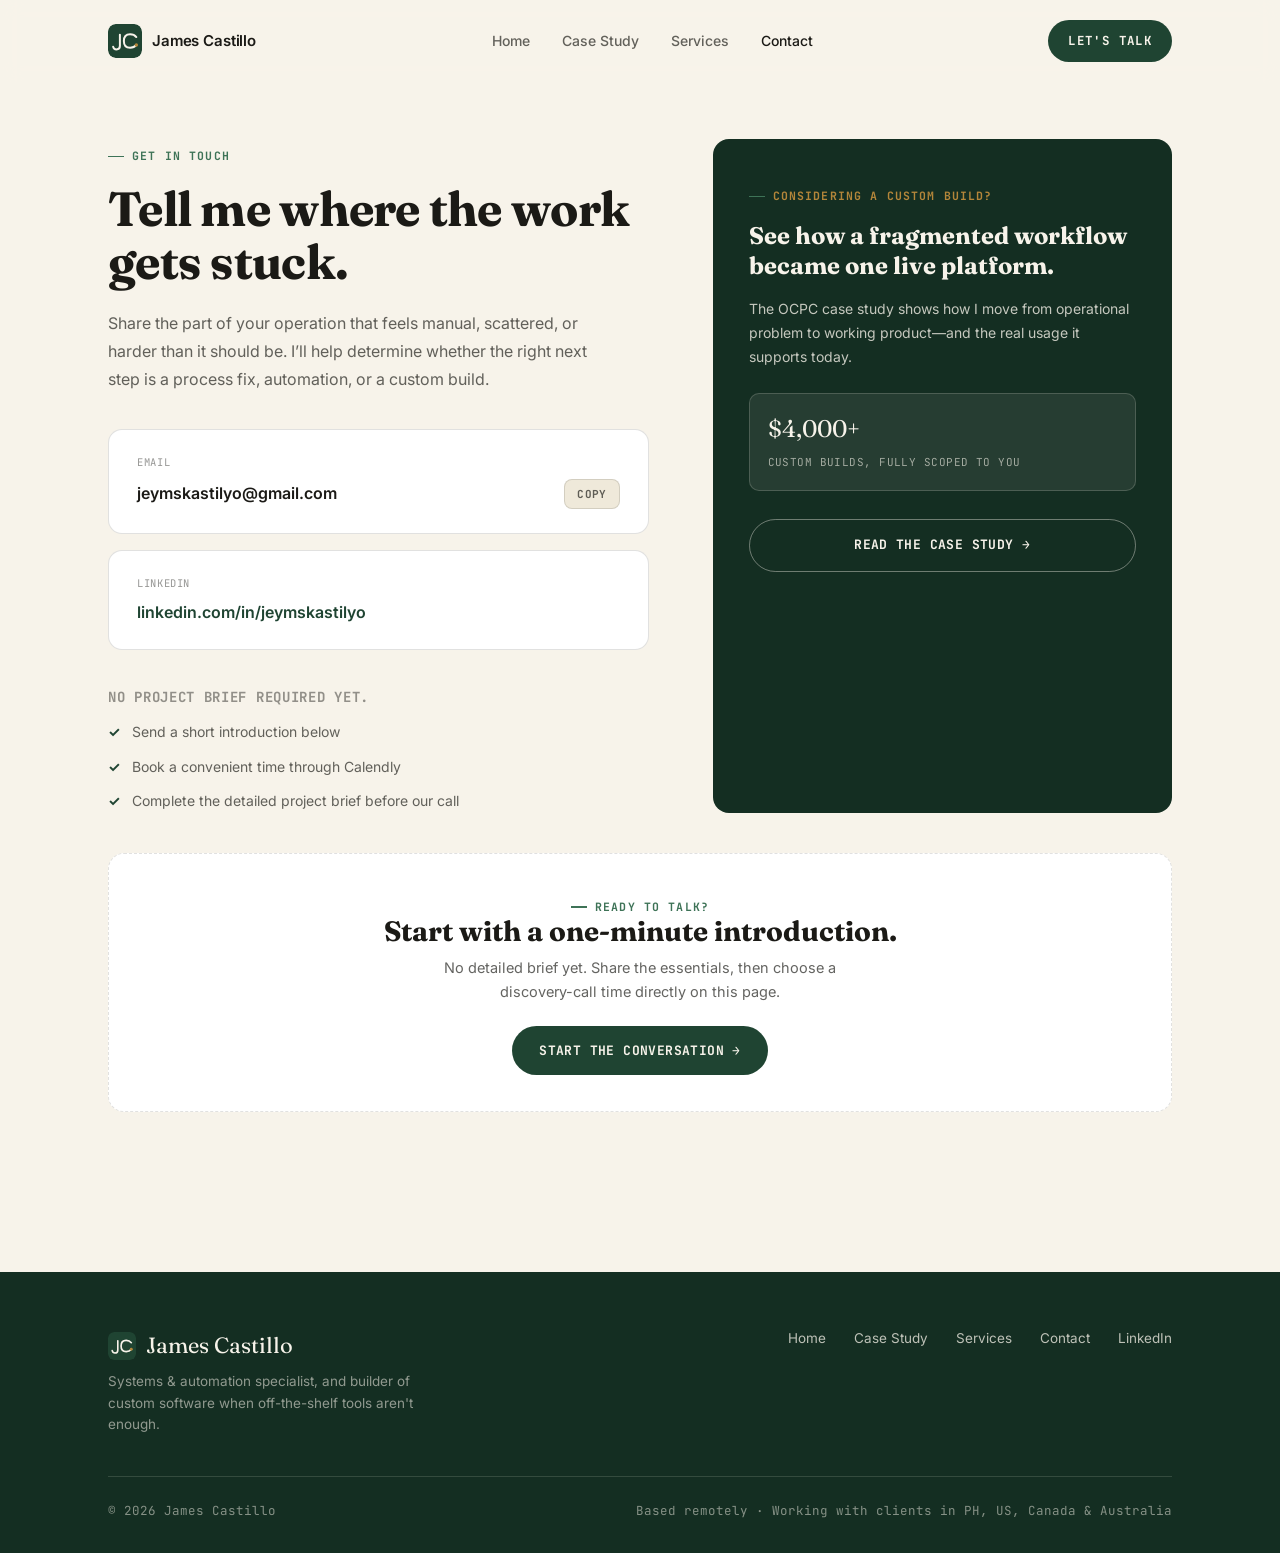
<file: contact/index.html>
<!DOCTYPE html>
<html lang="en">
<head>
<meta charset="UTF-8">
<meta name="viewport" content="width=device-width, initial-scale=1.0">
<title>Contact, James Castillo</title>
<meta name="description" content="Tell me what's happening in your operation and I'll tell you honestly whether that's a systems fix or a custom build.">
<link rel="canonical" href="https://www.jeymskastilyo.com/contact/">
<link rel="icon" type="image/svg+xml" href="../assets/logo-mark.svg">
<link rel="icon" type="image/png" sizes="32x32" href="../assets/favicon-32.png">
<link rel="apple-touch-icon" href="../assets/apple-touch-icon.png">
<link rel="stylesheet" href="../styles.css">
<style>
  .ct-wrap{ padding:56px 0 40px; display:grid; grid-template-columns:1fr 0.85fr; gap:64px; }
  .ct-left h1{ font-size:clamp(32px,4.6vw,48px); letter-spacing:-0.015em; line-height:1.1; margin:18px 0 20px; }
  .ct-left p.lede{ font-size:16px; color:var(--ink-soft); line-height:1.75; max-width:480px; margin-bottom:36px; }




  .ct-card{ background:var(--card); border:1px solid var(--line); border-radius:14px; padding:24px 28px; margin-bottom:16px; }
  .ct-card .lbl{ font-family:var(--font-mono); font-size:10.5px; letter-spacing:0.06em; text-transform:uppercase; color:var(--ink-faint); margin-bottom:8px; }
  .ct-card .val-row{ display:flex; align-items:center; justify-content:space-between; gap:12px; }
  .ct-card .val{ font-size:16px; font-weight:600; }
  .ct-card a.val{ text-decoration:none; color:var(--forest); }
  .ct-card a.val:hover{ text-decoration:underline; }
  .copy-btn{
    font-family:var(--font-mono); font-size:11px; font-weight:700; letter-spacing:0.03em; text-transform:uppercase;
    background:var(--paper-dim); border:1px solid var(--line); border-radius:8px; padding:7px 12px;
    cursor:pointer; color:var(--ink-soft); flex-shrink:0; transition:background .15s ease, color .15s ease;
  }
  .copy-btn:hover{ background:var(--forest); color:var(--paper); }
  .copy-btn.copied{ background:var(--forest); color:var(--paper); }




  .ct-checklist{ margin-top:40px; }
  .ct-checklist h4{ font-size:14px; font-family:var(--font-mono); text-transform:uppercase; letter-spacing:0.05em; color:var(--ink-faint); margin-bottom:16px; }
  .ct-checklist ul{ list-style:none; margin:0; padding:0; display:flex; flex-direction:column; gap:12px; }
  .ct-checklist li{ display:flex; gap:12px; font-size:14px; color:var(--ink-soft); line-height:1.6; }
  .ct-checklist li::before{ content:'✓'; color:var(--forest); font-weight:700; flex-shrink:0; }




  .ct-right{ background:var(--forest-deep); color:var(--paper); border-radius:16px; padding:40px 36px; }
  .ct-right .eyebrow{ color:var(--gold); margin-bottom:16px; }
  .ct-right h3{ font-size:24px; color:var(--paper); margin-bottom:16px; line-height:1.25; }
  .ct-right p{ font-size:14px; color:rgba(247,243,234,0.78); line-height:1.7; margin-bottom:24px; }
  .ct-right .price{ font-family:var(--font-mono); background:rgba(247,243,234,0.08); border:1px solid rgba(247,243,234,0.18); border-radius:10px; padding:16px 18px; margin-bottom:28px; }
  .ct-right .price .amt{ font-family:var(--font-display); font-size:24px; display:block; color:var(--paper); }
  .ct-right .price .note{ font-size:11px; text-transform:uppercase; letter-spacing:0.04em; color:rgba(247,243,234,0.6); }
  .ct-right .btn{ width:100%; justify-content:center; }




  @media (max-width:860px){
    .ct-wrap{ grid-template-columns:1fr; gap:40px; }
  }




  /* Start CTA panel */
  .start-cta{
    border:1.5px dashed var(--line); border-radius:16px; padding:36px; text-align:center;
    background:var(--card);
  }
  .start-cta h2{ font-size:clamp(22px,3vw,28px); margin-bottom:10px; }
  .start-cta p{ font-size:14.5px; color:var(--ink-soft); max-width:460px; margin:0 auto 22px; line-height:1.65; }




  /* Pre-qualify form */
  #pq-section{ display:none; }
  .pq-form{ max-width:640px; margin:0 auto; }
  .pq-form h2{ font-size:clamp(22px,3vw,28px); margin-bottom:10px; text-align:center; }
  .pq-form > p{ font-size:14.5px; color:var(--ink-soft); text-align:center; max-width:460px; margin:0 auto 32px; line-height:1.65; }
  .pq-row{ display:grid; grid-template-columns:1fr 1fr; gap:16px; margin-bottom:16px; }
  .pq-field{ margin-bottom:16px; }
  .pq-field label{
    display:block; font-family:var(--font-mono); font-size:11px; letter-spacing:0.05em; text-transform:uppercase;
    color:var(--ink-faint); margin-bottom:8px;
  }
  .pq-field input, .pq-field select, .pq-field textarea{
    width:100%; font-family:var(--font-body); font-size:14.5px; color:var(--ink);
    border:1.5px solid var(--line); border-radius:10px; padding:12px 14px; background:var(--card);
  }
  .pq-field textarea{ resize:vertical; min-height:100px; }
  .pq-field input:focus, .pq-field select:focus, .pq-field textarea:focus{ outline:none; border-color:var(--forest); }
  .pq-submit{ width:100%; justify-content:center; margin-top:8px; }
  .pq-note{ font-size:12px; color:var(--ink-faint); text-align:center; margin-top:14px; }
  @media (max-width:600px){ .pq-row{ grid-template-columns:1fr; } }




  /* Success + Calendly */
  #pq-success{ display:none; text-align:center; }
  #pq-success h2{ font-size:clamp(22px,3vw,28px); margin-bottom:10px; }
  #pq-success > p{ font-size:14.5px; color:var(--ink-soft); max-width:480px; margin:0 auto 28px; line-height:1.65; }
  .calendly-wrap{ max-width:820px; margin:0 auto; border:1px solid var(--line); border-radius:16px; overflow:hidden; }
  .calendly-fallback{ margin-top:16px !important; font-size:13px !important; }
  .calendly-fallback a{ color:var(--forest); font-weight:600; }
</style>
</head>
<body>




<nav class="site-nav">
  <div class="wrap">
    <a class="nav-brand" href="../">
      <img class="nav-brand-mark" src="../assets/logo-mark.svg" alt="James Castillo logo">
      <span class="nav-brand-name">James Castillo</span>
    </a>
    <div class="nav-links">
      <a href="../">Home</a>
      <a href="../case-study/">Case Study</a>
      <a href="../services/">Services</a>
      <a href="../contact/" class="active">Contact</a>
    </div>
    <a class="nav-cta" href="../contact/">Let's Talk</a>
    <button class="nav-toggle" aria-label="Toggle menu">☰</button>
  </div>
</nav>




<div class="wrap">
  <div class="ct-wrap">
    <div class="ct-left reveal">
      <span class="eyebrow">Get In Touch</span>
      <h1>Tell me where the work gets stuck.</h1>
      <p class="lede">Share the part of your operation that feels manual, scattered, or harder than it should be. I’ll help determine whether the right next step is a process fix, automation, or a custom build.</p>




      <div class="ct-card">
        <div class="lbl">Email</div>
        <div class="val-row">
          <span class="val" id="email-text">jeymskastilyo@gmail.com</span>
          <button class="copy-btn" id="copy-email-btn" type="button">Copy</button>
        </div>
      </div>
      <div class="ct-card">
        <div class="lbl">LinkedIn</div>
        <a class="val" href="https://www.linkedin.com/in/jeymskastilyo/" target="_blank" rel="noopener">linkedin.com/in/jeymskastilyo</a>
      </div>




      <div class="ct-checklist">
        <h4>No project brief required yet.</h4>
        <ul>
          <li>Send a short introduction below</li>
          <li>Book a convenient time through Calendly</li>
          <li>Complete the detailed project brief before our call</li>
        </ul>
      </div>
    </div>




    <div class="ct-right reveal">
      <span class="eyebrow">Considering a Custom Build?</span>
      <h3>See how a fragmented workflow became one live platform.</h3>
      <p>The OCPC case study shows how I move from operational problem to working product—and the real usage it supports today.</p>
      <div class="price">
        <span class="amt">$4,000+</span>
        <span class="note">Custom Builds, Fully Scoped to You</span>
      </div>
      <a class="btn btn-ghost-light" href="../case-study/">Read the Case Study →</a>
    </div>
  </div>




  <div class="section" style="padding-top:0;">
    <div class="start-cta reveal" id="start-cta">
      <span class="eyebrow">Ready to Talk?</span>
      <h2>Start with a one-minute introduction.</h2>
      <p>No detailed brief yet. Share the essentials, then choose a discovery-call time directly on this page.</p>
      <button class="btn btn-primary" id="reveal-form-btn" type="button">Start the Conversation →</button>
    </div>




    <div id="pq-section">
      <form class="pq-form" id="pq-form" action="https://formspree.io/f/xqervnoz" method="POST">
        <h2>Tell me what you need help with.</h2>
        <p>Just the essentials for now. We can unpack the details before our call.</p>


        <div class="pq-row">
          <div class="pq-field">
            <label for="pq-name">Name</label>
            <input type="text" id="pq-name" name="name" autocomplete="name" minlength="2" required>
          </div>
          <div class="pq-field">
            <label for="pq-email">Email</label>
            <input type="email" id="pq-email" name="email" autocomplete="email" required>
          </div>
        </div>


        <div class="pq-field">
          <label for="pq-org">Business / Organization</label>
          <input type="text" id="pq-org" name="organization" autocomplete="organization">
        </div>


        <div class="pq-field">
          <label for="pq-website">Website or social page <span style="text-transform:none;">(optional)</span></label>
          <input type="url" id="pq-website" name="website" inputmode="url" placeholder="https://">
        </div>


        <div class="pq-field">
          <label for="pq-need">What do you need help with?</label>
          <textarea id="pq-need" name="project_need" minlength="10" required placeholder="A few sentences are enough. What feels messy, manual, disconnected, or ready to improve?"></textarea>
        </div>


        <input type="hidden" name="_subject" value="New portfolio lead">
        <button class="btn btn-primary pq-submit" type="submit">Send &amp; Book a Call →</button>
        <p class="pq-note">No budget or detailed brief required yet. I read every message myself.</p>
      </form>


      <div id="pq-success">
        <h2>Got it. Thanks for the details.</h2>
        <p>Your introduction is in. Pick a time below, then I'll send the detailed project brief for you to complete before we meet.</p>
        <div class="calendly-wrap">
          <div class="calendly-inline-widget" data-url="https://calendly.com/jeymskastilyo/30min?hide_gdpr_banner=1" style="min-width:320px;height:700px;"></div>
        </div>
        <p class="calendly-fallback">Having trouble with the calendar? <a href="https://calendly.com/jeymskastilyo/30min" target="_blank" rel="noopener">Open Calendly in a new tab →</a></p>
      </div>
    </div>
  </div>
</div>




<footer>
  <div class="wrap">
    <div class="foot-top">
      <div>
        <div class="foot-brand-row"><img class="foot-mark" src="../assets/logo-mark.svg" alt=""><div class="foot-brand">James Castillo</div></div>
        <div class="foot-brand-sub">Systems &amp; automation specialist, and builder of custom software when off-the-shelf tools aren't enough.</div>
      </div>
      <div class="foot-links">
        <a href="../">Home</a>
        <a href="../case-study/">Case Study</a>
        <a href="../services/">Services</a>
        <a href="../contact/">Contact</a>
        <a href="https://www.linkedin.com/in/jeymskastilyo/" target="_blank" rel="noopener">LinkedIn</a>
      </div>
    </div>
    <div class="foot-bottom">
      <span>© 2026 James Castillo</span>
      <span>Based remotely · Working with clients in PH, US, Canada &amp; Australia</span>
    </div>
  </div>
</footer>




<script src="../script.js"></script>
<script>
  document.getElementById('copy-email-btn').addEventListener('click', function(){
    var btn = this;
    var email = document.getElementById('email-text').textContent;
    var showCopied = function(){
      btn.textContent = 'Copied';
      btn.classList.add('copied');
      setTimeout(function(){ btn.textContent = 'Copy'; btn.classList.remove('copied'); }, 2000);
    };
    if (navigator.clipboard && navigator.clipboard.writeText) {
      navigator.clipboard.writeText(email).then(showCopied).catch(function(){
        fallbackCopy(email, showCopied);
      });
    } else {
      fallbackCopy(email, showCopied);
    }
  });




  function fallbackCopy(text, onDone){
    var ta = document.createElement('textarea');
    ta.value = text;
    ta.style.position = 'fixed';
    ta.style.opacity = '0';
    document.body.appendChild(ta);
    ta.select();
    try { document.execCommand('copy'); onDone(); } catch (e) {}
    document.body.removeChild(ta);
  }




  document.getElementById('reveal-form-btn').addEventListener('click', function(){
    document.getElementById('start-cta').style.display = 'none';
    var section = document.getElementById('pq-section');
    section.style.display = 'block';
    section.scrollIntoView({ behavior: 'smooth', block: 'start' });
  });




  var pqForm = document.getElementById('pq-form');
  var calendlyLoaded = false;
  var requiredTextFields = [
    { field: document.getElementById('pq-name'), message: 'Please enter your name (at least 2 characters).' },
    { field: document.getElementById('pq-need'), message: 'Please briefly describe what you need help with (at least 10 characters).' }
  ];

  requiredTextFields.forEach(function(item){
    item.field.addEventListener('input', function(){
      item.field.setCustomValidity('');
    });
  });

  pqForm.addEventListener('submit', function(e){
    e.preventDefault();

    pqForm.querySelectorAll('input[type=\"text\"], input[type=\"email\"], input[type=\"url\"], textarea').forEach(function(field){
      field.value = field.value.trim();
      field.setCustomValidity('');
    });

    requiredTextFields.forEach(function(item){
      var minimumLength = Number(item.field.getAttribute('minlength')) || 1;
      if (item.field.value.length < minimumLength) {
        item.field.setCustomValidity(item.message);
      }
    });

    if (!pqForm.checkValidity()) {
      pqForm.reportValidity();
      return;
    }

    var submitBtn = pqForm.querySelector('.pq-submit');
    submitBtn.textContent = 'Sending...';
    submitBtn.disabled = true;




    fetch(pqForm.action, {
      method: 'POST',
      body: new FormData(pqForm),
      headers: { 'Accept': 'application/json' }
    }).then(function(response){
      if (response.ok) {
        pqForm.style.display = 'none';
        document.getElementById('pq-success').style.display = 'block';
        if (!calendlyLoaded) {
          var script = document.createElement('script');
          script.src = 'https://assets.calendly.com/assets/external/widget.js';
          script.async = true;
          document.body.appendChild(script);
          calendlyLoaded = true;
        }
        document.getElementById('pq-success').scrollIntoView({ behavior: 'smooth', block: 'start' });
      } else {
        submitBtn.textContent = 'Something went wrong, try again';
        submitBtn.disabled = false;
      }
    }).catch(function(){
      submitBtn.textContent = 'Something went wrong, try again';
      submitBtn.disabled = false;
    });
  });
</script>
</body>
</html>
</file>
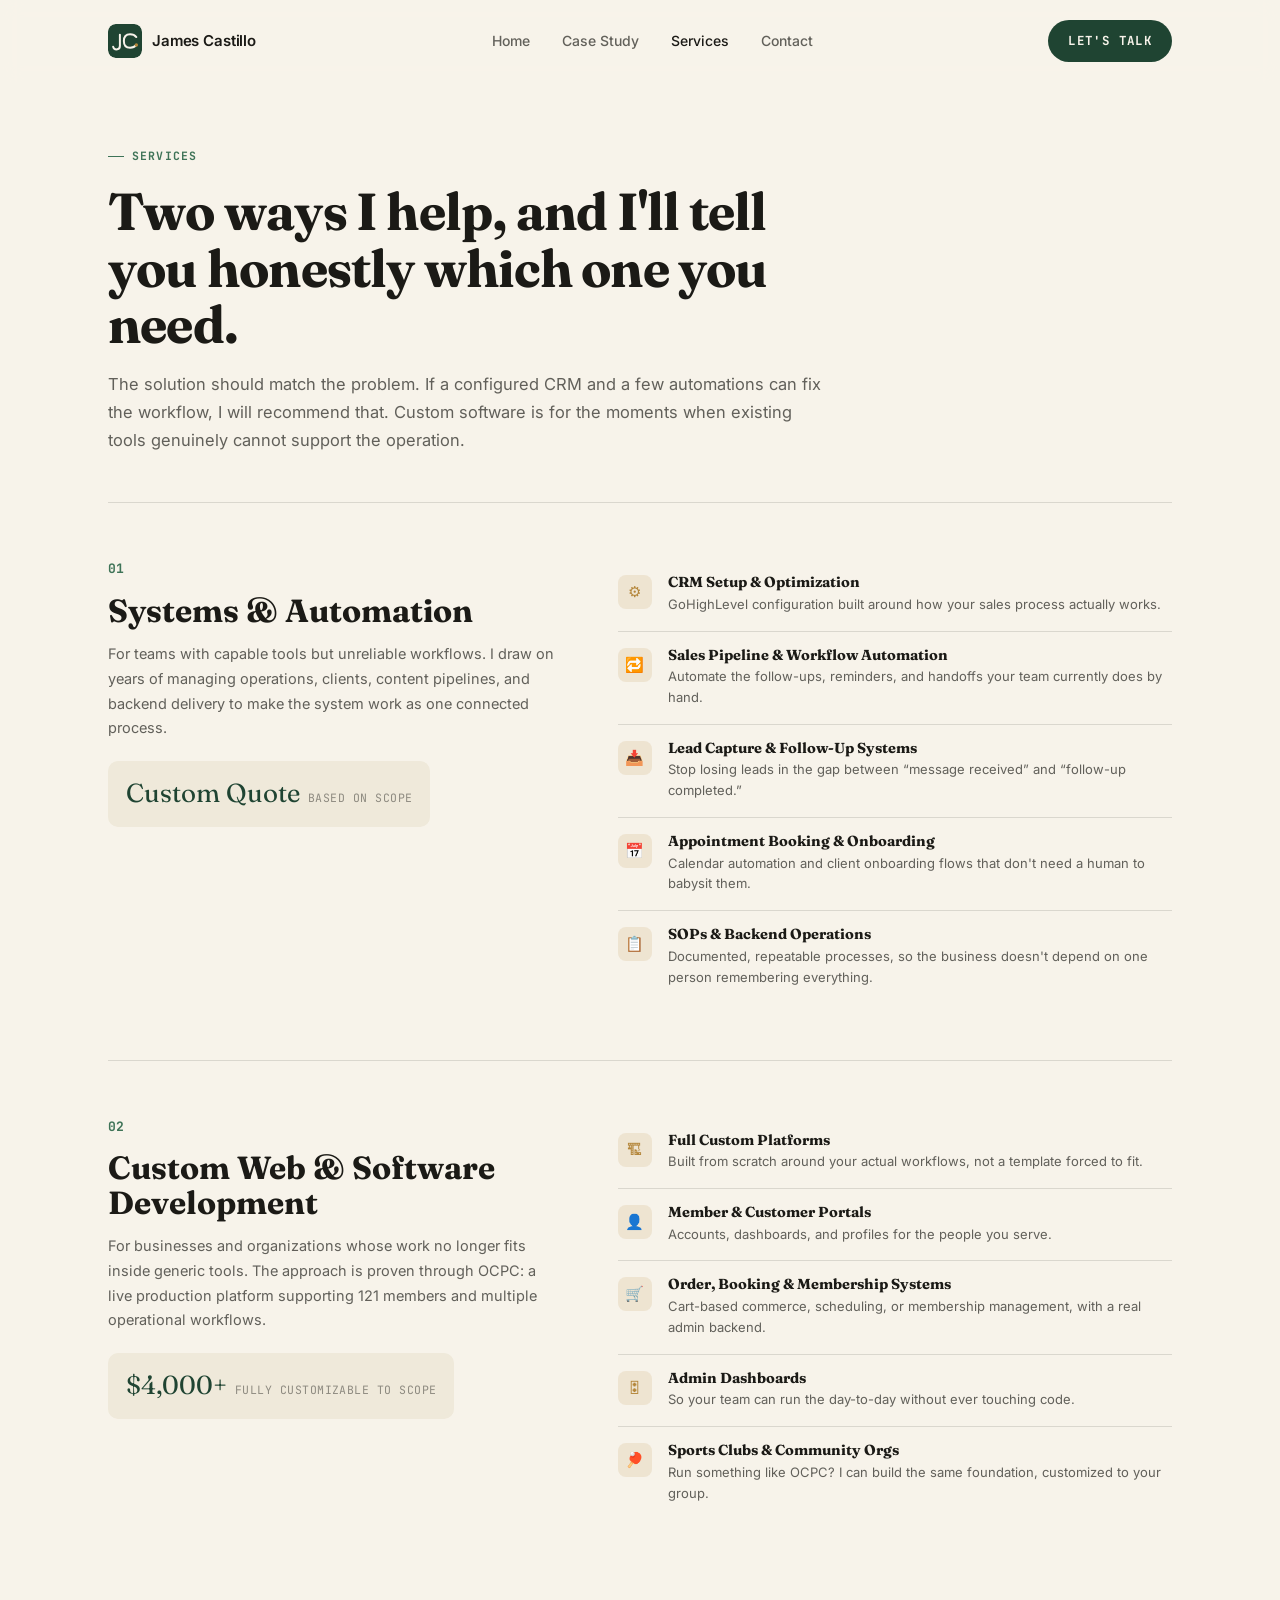
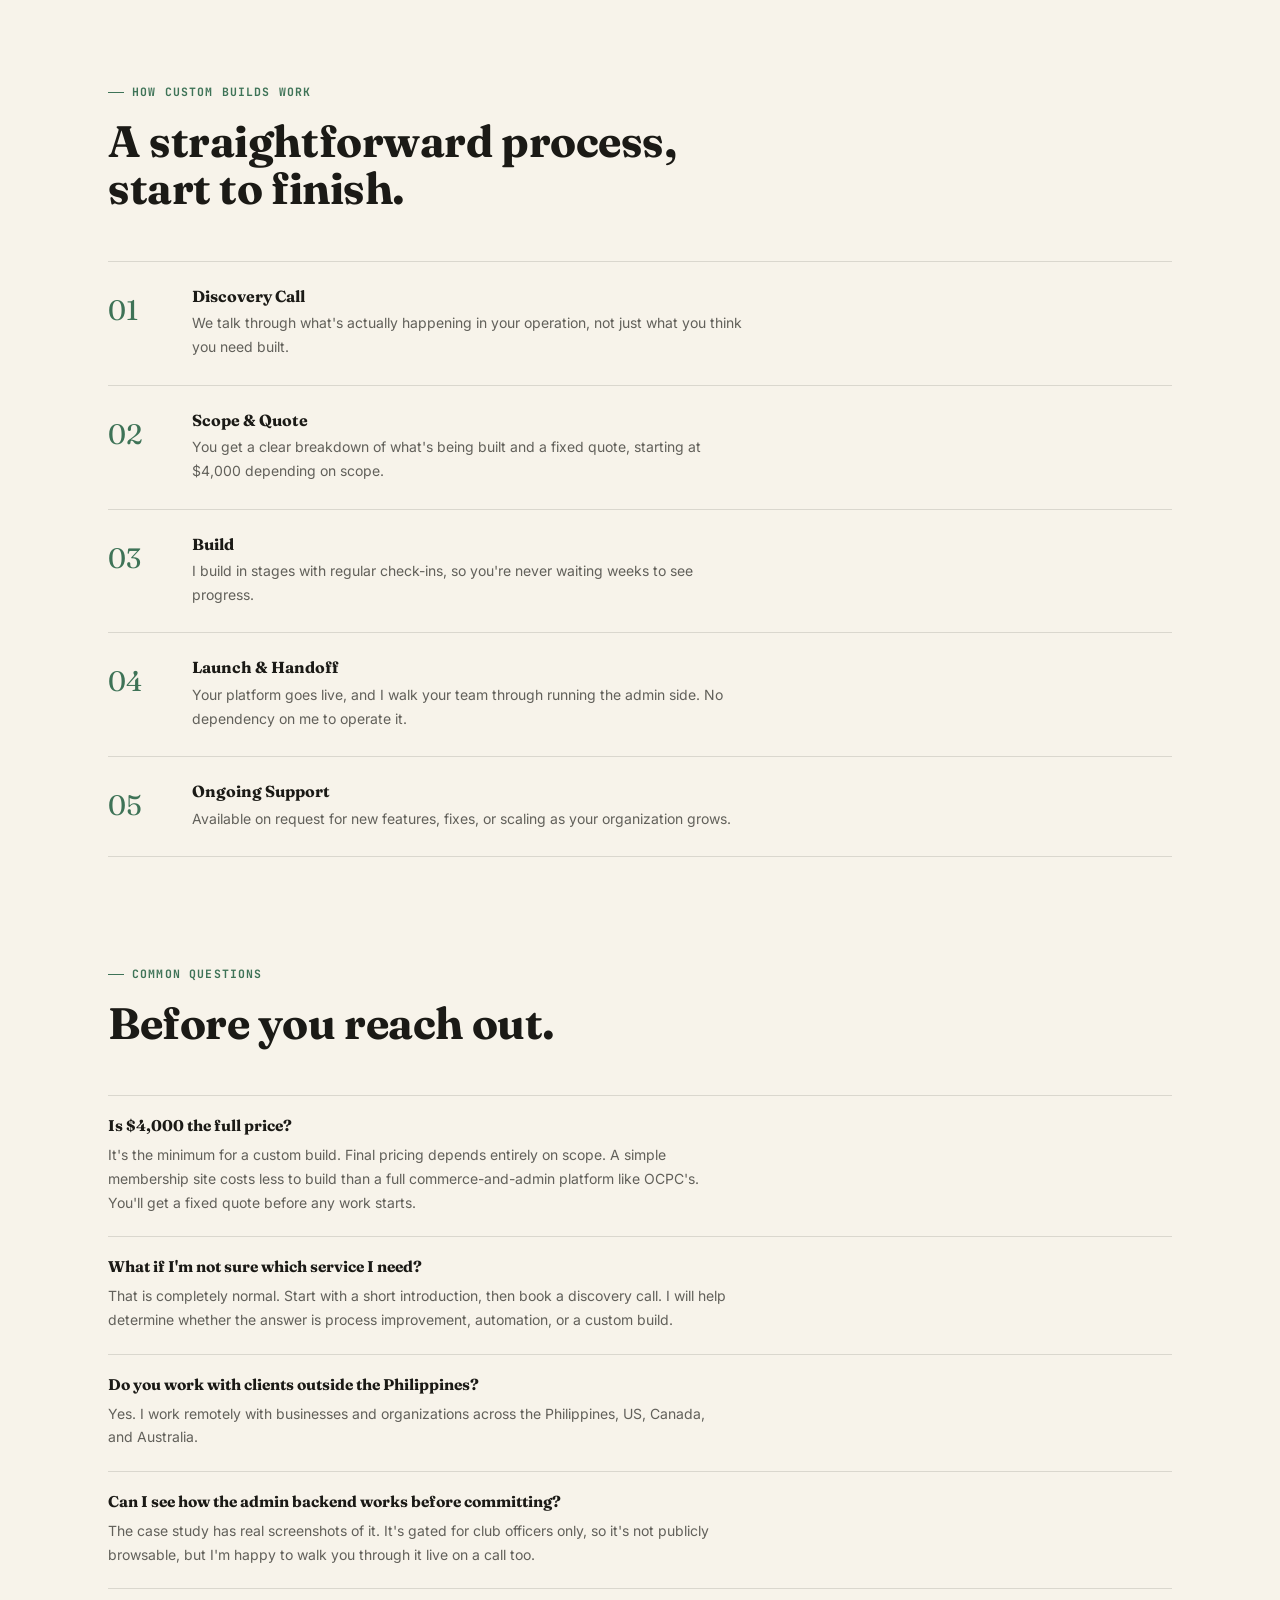
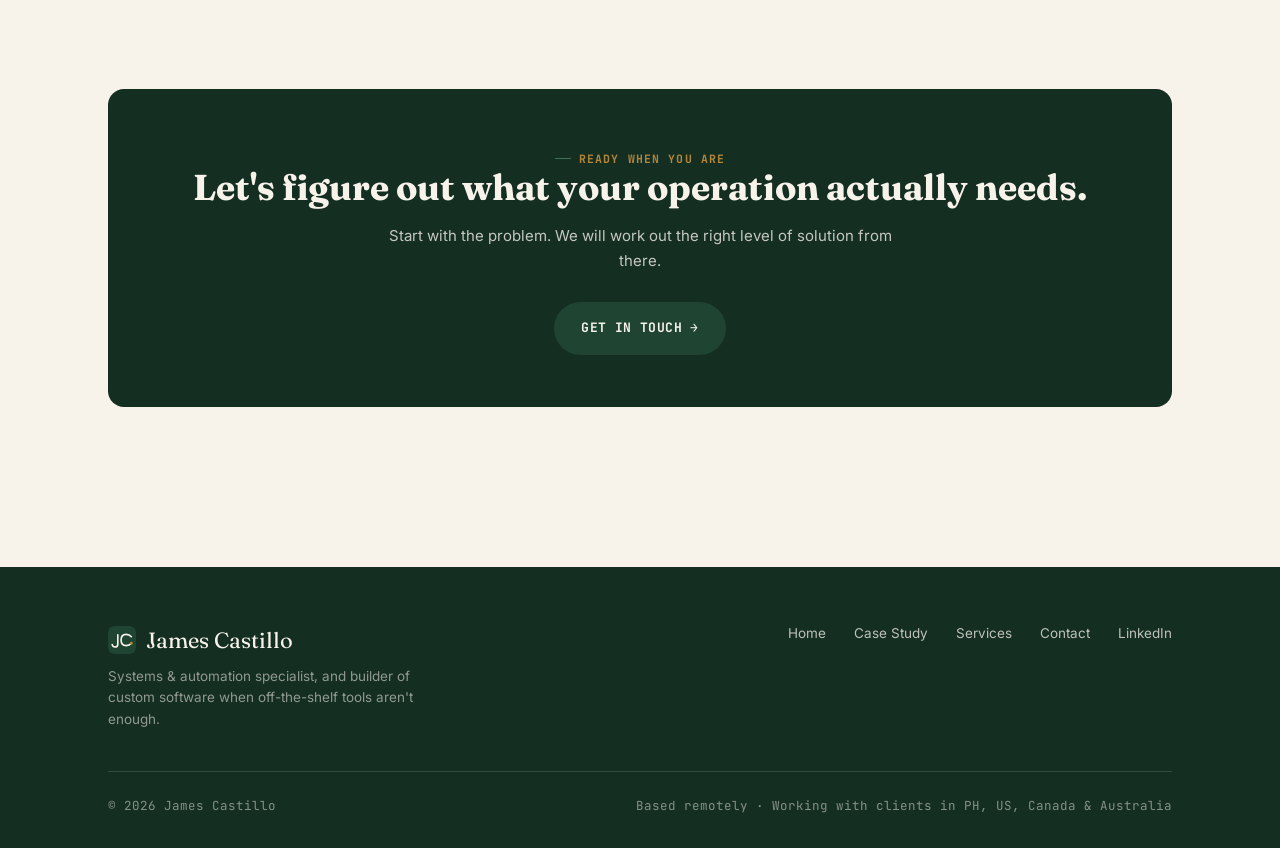
<file: services/index.html>
<!DOCTYPE html>
<html lang="en">
<head>
<meta charset="UTF-8">
<meta name="viewport" content="width=device-width, initial-scale=1.0">
<title>Services, James Castillo</title>
<meta name="description" content="Systems and automation for teams that need better processes, plus custom software for operations that have outgrown off-the-shelf tools.">
<link rel="canonical" href="https://www.jeymskastilyo.com/services/">
<link rel="icon" type="image/svg+xml" href="../assets/logo-mark.svg">
<link rel="icon" type="image/png" sizes="32x32" href="../assets/favicon-32.png">
<link rel="apple-touch-icon" href="../assets/apple-touch-icon.png">
<link rel="stylesheet" href="../styles.css">
<style>
  .sv-hero{ padding:56px 0 48px; max-width:720px; }
  .sv-hero h1{ font-size:clamp(34px,5vw,52px); letter-spacing:-0.015em; line-height:1.08; margin:18px 0 18px; }
  .sv-hero p{ font-size:16.5px; color:var(--ink-soft); line-height:1.7; }


  .offer{ border-top:1.5px solid var(--line); padding:56px 0; display:grid; grid-template-columns:0.9fr 1.1fr; gap:56px; }
  .offer:last-of-type{ border-bottom:1.5px solid var(--line); }
  .offer-num{ font-family:var(--font-mono); font-size:13px; color:var(--forest-light); font-weight:700; margin-bottom:14px; display:block; }
  .offer h2{ font-size:clamp(24px,3vw,32px); margin-bottom:14px; }
  .offer .offer-sub{ font-size:14.5px; color:var(--ink-soft); line-height:1.7; margin-bottom:20px; }
  .offer-price{ display:inline-flex; align-items:baseline; gap:8px; font-family:var(--font-mono); background:var(--paper-dim); padding:12px 18px; border-radius:10px; }
  .offer-price .amt{ font-family:var(--font-display); font-size:26px; color:var(--forest); }
  .offer-price .note{ font-size:11.5px; color:var(--ink-faint); text-transform:uppercase; letter-spacing:0.04em; }


  .offer-list{ display:flex; flex-direction:column; gap:0; }
  .offer-item{ display:flex; gap:16px; padding:16px 0; border-top:1px solid var(--line); }
  .offer-item:first-child{ border-top:none; }
  .offer-item .ic{ width:34px; height:34px; border-radius:8px; background:var(--gold-soft); color:var(--gold); flex-shrink:0; display:flex; align-items:center; justify-content:center; font-size:15px; }
  .offer-item h4{ font-size:14.5px; font-weight:700; margin-bottom:3px; }
  .offer-item p{ font-size:13px; color:var(--ink-soft); line-height:1.6; }


  @media (max-width:840px){ .offer{ grid-template-columns:1fr; gap:28px; } }


  /* process steps */
  .process-list{ counter-reset:step; display:flex; flex-direction:column; }
  .process-item{ display:grid; grid-template-columns:64px 1fr; gap:20px; padding:26px 0; border-top:1px solid var(--line); }
  .process-item:last-child{ border-bottom:1px solid var(--line); }
  .process-num{ font-family:var(--font-display); font-size:28px; color:var(--forest-light); }
  .process-item h4{ font-size:16px; margin-bottom:6px; }
  .process-item p{ font-size:14px; color:var(--ink-soft); line-height:1.7; max-width:560px; }


  .faq-item{ border-top:1px solid var(--line); padding:22px 0; }
  .faq-item:last-child{ border-bottom:1px solid var(--line); }
  .faq-item h4{ font-size:15.5px; margin-bottom:8px; }
  .faq-item p{ font-size:14px; color:var(--ink-soft); line-height:1.7; max-width:620px; }


  .cta-final{ background:var(--forest-deep); color:var(--paper); border-radius:16px; padding:52px 44px; text-align:center; }
  .cta-final h2{ font-size:clamp(26px,3.4vw,36px); color:var(--paper); margin-bottom:16px; }
  .cta-final p{ font-size:15px; color:rgba(247,243,234,0.78); max-width:520px; margin:0 auto 28px; line-height:1.7; }
</style>
</head>
<body>


<nav class="site-nav">
  <div class="wrap">
    <a class="nav-brand" href="../">
      <img class="nav-brand-mark" src="../assets/logo-mark.svg" alt="James Castillo logo">
      <span class="nav-brand-name">James Castillo</span>
    </a>
    <div class="nav-links">
      <a href="../">Home</a>
      <a href="../case-study/">Case Study</a>
      <a href="../services/" class="active">Services</a>
      <a href="../contact/">Contact</a>
    </div>
    <a class="nav-cta" href="../contact/">Let's Talk</a>
    <button class="nav-toggle" aria-label="Toggle menu">☰</button>
  </div>
</nav>


<div class="wrap">


  <div class="sv-hero reveal">
    <span class="eyebrow">Services</span>
    <h1>Two ways I help, and I'll tell you honestly which one you need.</h1>
    <p>The solution should match the problem. If a configured CRM and a few automations can fix the workflow, I will recommend that. Custom software is for the moments when existing tools genuinely cannot support the operation.</p>
  </div>


  <div class="offer reveal">
    <div>
      <span class="offer-num">01</span>
      <h2>Systems &amp; Automation</h2>
      <p class="offer-sub">For teams with capable tools but unreliable workflows. I draw on years of managing operations, clients, content pipelines, and backend delivery to make the system work as one connected process.</p>
      <div class="offer-price">
        <span class="amt">Custom Quote</span>
        <span class="note">Based on Scope</span>
      </div>
    </div>
    <div class="offer-list">
      <div class="offer-item">
        <div class="ic">⚙</div>
        <div><h4>CRM Setup &amp; Optimization</h4><p>GoHighLevel configuration built around how your sales process actually works.</p></div>
      </div>
      <div class="offer-item">
        <div class="ic">🔁</div>
        <div><h4>Sales Pipeline &amp; Workflow Automation</h4><p>Automate the follow-ups, reminders, and handoffs your team currently does by hand.</p></div>
      </div>
      <div class="offer-item">
        <div class="ic">📥</div>
        <div><h4>Lead Capture &amp; Follow-Up Systems</h4><p>Stop losing leads in the gap between “message received” and “follow-up completed.”</p></div>
      </div>
      <div class="offer-item">
        <div class="ic">📅</div>
        <div><h4>Appointment Booking &amp; Onboarding</h4><p>Calendar automation and client onboarding flows that don't need a human to babysit them.</p></div>
      </div>
      <div class="offer-item">
        <div class="ic">📋</div>
        <div><h4>SOPs &amp; Backend Operations</h4><p>Documented, repeatable processes, so the business doesn't depend on one person remembering everything.</p></div>
      </div>
    </div>
  </div>


  <div class="offer reveal">
    <div>
      <span class="offer-num">02</span>
      <h2>Custom Web &amp; Software Development</h2>
      <p class="offer-sub">For businesses and organizations whose work no longer fits inside generic tools. The approach is proven through OCPC: a live production platform supporting 121 members and multiple operational workflows.</p>
      <div class="offer-price">
        <span class="amt">$4,000+</span>
        <span class="note">Fully Customizable to Scope</span>
      </div>
    </div>
    <div class="offer-list">
      <div class="offer-item">
        <div class="ic">🏗</div>
        <div><h4>Full Custom Platforms</h4><p>Built from scratch around your actual workflows, not a template forced to fit.</p></div>
      </div>
      <div class="offer-item">
        <div class="ic">👤</div>
        <div><h4>Member &amp; Customer Portals</h4><p>Accounts, dashboards, and profiles for the people you serve.</p></div>
      </div>
      <div class="offer-item">
        <div class="ic">🛒</div>
        <div><h4>Order, Booking &amp; Membership Systems</h4><p>Cart-based commerce, scheduling, or membership management, with a real admin backend.</p></div>
      </div>
      <div class="offer-item">
        <div class="ic">🎛</div>
        <div><h4>Admin Dashboards</h4><p>So your team can run the day-to-day without ever touching code.</p></div>
      </div>
      <div class="offer-item">
        <div class="ic">🏓</div>
        <div><h4>Sports Clubs &amp; Community Orgs</h4><p>Run something like OCPC? I can build the same foundation, customized to your group.</p></div>
      </div>
    </div>
  </div>


  <div class="section">
    <div class="section-head reveal">
      <span class="eyebrow">How Custom Builds Work</span>
      <h2>A straightforward process, start to finish.</h2>
    </div>
    <div class="process-list reveal">
      <div class="process-item">
        <div class="process-num">01</div>
        <div><h4>Discovery Call</h4><p>We talk through what's actually happening in your operation, not just what you think you need built.</p></div>
      </div>
      <div class="process-item">
        <div class="process-num">02</div>
        <div><h4>Scope &amp; Quote</h4><p>You get a clear breakdown of what's being built and a fixed quote, starting at $4,000 depending on scope.</p></div>
      </div>
      <div class="process-item">
        <div class="process-num">03</div>
        <div><h4>Build</h4><p>I build in stages with regular check-ins, so you're never waiting weeks to see progress.</p></div>
      </div>
      <div class="process-item">
        <div class="process-num">04</div>
        <div><h4>Launch &amp; Handoff</h4><p>Your platform goes live, and I walk your team through running the admin side. No dependency on me to operate it.</p></div>
      </div>
      <div class="process-item">
        <div class="process-num">05</div>
        <div><h4>Ongoing Support</h4><p>Available on request for new features, fixes, or scaling as your organization grows.</p></div>
      </div>
    </div>
  </div>


  <div class="section" style="padding-top:0;">
    <div class="section-head reveal">
      <span class="eyebrow">Common Questions</span>
      <h2>Before you reach out.</h2>
    </div>
    <div class="reveal">
      <div class="faq-item">
        <h4>Is $4,000 the full price?</h4>
        <p>It's the minimum for a custom build. Final pricing depends entirely on scope. A simple membership site costs less to build than a full commerce-and-admin platform like OCPC's. You'll get a fixed quote before any work starts.</p>
      </div>
      <div class="faq-item">
        <h4>What if I'm not sure which service I need?</h4>
        <p>That is completely normal. Start with a short introduction, then book a discovery call. I will help determine whether the answer is process improvement, automation, or a custom build.</p>
      </div>
      <div class="faq-item">
        <h4>Do you work with clients outside the Philippines?</h4>
        <p>Yes. I work remotely with businesses and organizations across the Philippines, US, Canada, and Australia.</p>
      </div>
      <div class="faq-item">
        <h4>Can I see how the admin backend works before committing?</h4>
        <p>The case study has real screenshots of it. It's gated for club officers only, so it's not publicly browsable, but I'm happy to walk you through it live on a call too.</p>
      </div>
    </div>
  </div>


  <div class="section" style="padding-top:0;">
    <div class="cta-final reveal">
      <span class="eyebrow" style="color:var(--gold);">Ready When You Are</span>
      <h2>Let's figure out what your operation actually needs.</h2>
      <p>Start with the problem. We will work out the right level of solution from there.</p>
      <a class="btn btn-primary" href="../contact/">Get In Touch →</a>
    </div>
  </div>


</div>


<footer>
  <div class="wrap">
    <div class="foot-top">
      <div>
        <div class="foot-brand-row"><img class="foot-mark" src="../assets/logo-mark.svg" alt=""><div class="foot-brand">James Castillo</div></div>
        <div class="foot-brand-sub">Systems &amp; automation specialist, and builder of custom software when off-the-shelf tools aren't enough.</div>
      </div>
      <div class="foot-links">
        <a href="../">Home</a>
        <a href="../case-study/">Case Study</a>
        <a href="../services/">Services</a>
        <a href="../contact/">Contact</a>
        <a href="https://www.linkedin.com/in/jeymskastilyo/" target="_blank" rel="noopener">LinkedIn</a>
      </div>
    </div>
    <div class="foot-bottom">
      <span>© 2026 James Castillo</span>
      <span>Based remotely · Working with clients in PH, US, Canada &amp; Australia</span>
    </div>
  </div>
</footer>


<script src="../script.js"></script>
</body>
</html>
</file>
<file: styles.css>
/* ============================================================
   James Castillo, Portfolio
   Systems & Automation Specialist / Custom Software Builder
   ============================================================ */

@import url('https://fonts.googleapis.com/css2?family=Fraunces:ital,opsz,wght@0,9..144,400;0,9..144,500;0,9..144,600;0,9..144,700;0,9..144,900;1,9..144,500&family=Inter:wght@400;500;600;700&family=JetBrains+Mono:wght@400;500;700&display=swap');

:root{
  --paper: #F7F3EA;
  --paper-dim: #EFE9DA;
  --card: #FFFFFF;
  --ink: #1B1A16;
  --ink-soft: rgba(27,26,22,0.68);
  --ink-faint: rgba(27,26,22,0.46);
  --line: rgba(27,26,22,0.13);

  --forest: #1F4432;
  --forest-deep: #142E22;
  --forest-light: #3E7357;
  --gold: #B4863A;
  --gold-soft: rgba(180,134,58,0.14);

  --white: #FFFFFF;

  --font-display: 'Fraunces', Georgia, serif;
  --font-body: 'Inter', -apple-system, BlinkMacSystemFont, 'Segoe UI', sans-serif;
  --font-mono: 'JetBrains Mono', ui-monospace, Menlo, monospace;

  --maxw: 1120px;
}

*{ box-sizing:border-box; }
html{ scroll-behavior:smooth; }
body{
  margin:0;
  background:var(--paper);
  color:var(--ink);
  font-family:var(--font-body);
  font-size:16px;
  line-height:1.6;
  -webkit-font-smoothing:antialiased;
}
img{ max-width:100%; display:block; }
a{ color:inherit; }
.wrap{ max-width:var(--maxw); margin:0 auto; padding:0 28px; }

::selection{ background:var(--forest); color:var(--paper); }

/* ================= TYPOGRAPHY ================= */
h1,h2,h3,h4{ font-family:var(--font-display); font-weight:700; line-height:1.08; margin:0; }
p{ margin:0; }

.eyebrow{
  font-family:var(--font-mono);
  font-size:11.5px;
  letter-spacing:0.1em;
  text-transform:uppercase;
  color:var(--forest-light);
  font-weight:700;
  display:inline-flex;
  align-items:center;
  gap:8px;
}
.eyebrow::before{
  content:'';
  width:16px; height:1.5px; background:var(--forest-light);
  display:inline-block;
}

/* ================= NAV ================= */
.site-nav{
  padding:20px 0;
  position:sticky; top:0; z-index:100;
  background:rgba(247,243,234,0.88);
  backdrop-filter:blur(10px);
  border-bottom:1px solid transparent;
  transition:border-color .2s ease;
}
.site-nav.scrolled{ border-color:var(--line); }
.site-nav .wrap{ display:flex; align-items:center; justify-content:space-between; gap:24px; }
.nav-brand{
  display:flex; align-items:center; gap:10px;
  text-decoration:none; color:var(--ink);
}
.nav-brand-mark{
  width:34px; height:34px; border-radius:8px; flex-shrink:0; display:block;
}
.foot-mark{ width:28px; height:28px; border-radius:6px; flex-shrink:0; }
.foot-brand-row{ display:flex; align-items:center; gap:10px; margin-bottom:2px; }
.nav-brand-name{ font-weight:600; font-size:15px; letter-spacing:-0.01em; }
.nav-links{ display:flex; align-items:center; gap:32px; }
.nav-links a{
  text-decoration:none; font-size:14px; font-weight:500; color:var(--ink-soft);
  transition:color .15s ease;
}
.nav-links a:hover, .nav-links a.active{ color:var(--ink); }
.nav-cta{
  font-family:var(--font-mono); font-size:12.5px; font-weight:700; letter-spacing:0.03em;
  text-transform:uppercase; text-decoration:none;
  background:var(--forest); color:var(--paper);
  padding:11px 20px; border-radius:100px;
  transition:background .15s ease, transform .15s ease;
  white-space:nowrap;
}
.nav-cta:hover{ background:var(--forest-deep); }
.nav-toggle{ display:none; }

@media (max-width:780px){
  .nav-links{ display:none; }
  .nav-links.mobile-open{
    display:flex; flex-direction:column; align-items:flex-start; gap:4px;
    position:absolute; top:100%; left:0; right:0;
    background:var(--paper); border-bottom:1px solid var(--line);
    padding:8px 20px 20px;
  }
  .nav-links.mobile-open a{ padding:12px 8px; width:100%; }
  .site-nav .wrap{ position:relative; }
  .nav-toggle{
    display:flex; align-items:center; justify-content:center;
    width:38px; height:38px; border-radius:8px; border:1.5px solid var(--line);
    background:none; cursor:pointer;
  }
}

/* ================= BUTTONS ================= */
.btn{
  display:inline-flex; align-items:center; gap:8px;
  font-family:var(--font-mono); font-size:13px; font-weight:700; letter-spacing:0.03em;
  text-transform:uppercase; text-decoration:none;
  padding:15px 26px; border-radius:100px;
  border:1.5px solid transparent;
  cursor:pointer; transition:all .15s ease;
}
.btn-primary{ background:var(--forest); color:var(--paper); }
.btn-primary:hover{ background:var(--forest-deep); }
.btn-ghost{ background:none; color:var(--ink); border-color:var(--ink); }
.btn-ghost:hover{ background:var(--ink); color:var(--paper); }
.btn-ghost-light{ background:none; color:var(--paper); border-color:rgba(247,243,234,0.4); }
.btn-ghost-light:hover{ background:rgba(247,243,234,0.12); }
.btn-sm{ padding:11px 20px; font-size:11.5px; }

/* ================= SECTIONS ================= */
.section{ padding:100px 0; }
.section-sm{ padding:60px 0; }
.section-head{ max-width:640px; margin-bottom:48px; }
.section-head .eyebrow{ margin-bottom:16px; }
.section-head h2{ font-size:clamp(28px,4vw,44px); letter-spacing:-0.01em; margin-bottom:14px; }
.section-head p{ font-size:16px; color:var(--ink-soft); line-height:1.7; }

@media (max-width:780px){
  .section{ padding:64px 0; }
}

/* ================= FOOTER ================= */
footer{ background:var(--forest-deep); color:rgba(247,243,234,0.7); padding:56px 0 32px; margin-top:60px; }
.foot-top{ display:flex; justify-content:space-between; align-items:flex-start; gap:32px; flex-wrap:wrap; margin-bottom:40px; }
.foot-brand{ font-family:var(--font-display); font-size:22px; color:var(--paper); }
.foot-brand-sub{ font-size:13.5px; color:rgba(247,243,234,0.55); margin-top:8px; max-width:320px; line-height:1.6; }
.foot-links{ display:flex; gap:28px; flex-wrap:wrap; }
.foot-links a{ text-decoration:none; font-size:13.5px; color:rgba(247,243,234,0.75); }
.foot-links a:hover{ color:var(--paper); }
.foot-bottom{
  border-top:1px solid rgba(247,243,234,0.14); padding-top:24px;
  display:flex; justify-content:space-between; flex-wrap:wrap; gap:12px;
  font-size:12.5px; font-family:var(--font-mono); color:rgba(247,243,234,0.5);
}

/* ================= UTILITIES ================= */
.reveal{ opacity:0; transform:translateY(16px); transition:opacity .6s ease, transform .6s ease; }
.reveal.in-view{ opacity:1; transform:none; }

.pill{
  display:inline-flex; align-items:center; gap:6px;
  font-family:var(--font-mono); font-size:11px; letter-spacing:0.05em; text-transform:uppercase;
  padding:6px 13px; border-radius:100px; font-weight:700;
}
.pill-forest{ background:var(--gold-soft); color:var(--gold); }

@media (max-width:600px){
  .wrap{ padding:0 20px; }
}

@media (prefers-reduced-motion: reduce){
  html{ scroll-behavior:auto; }
  *, *::before, *::after{
    animation-duration:0.01ms !important;
    animation-iteration-count:1 !important;
    transition-duration:0.01ms !important;
    scroll-behavior:auto !important;
  }
  .reveal{ opacity:1; transform:none; }
}
</file>
